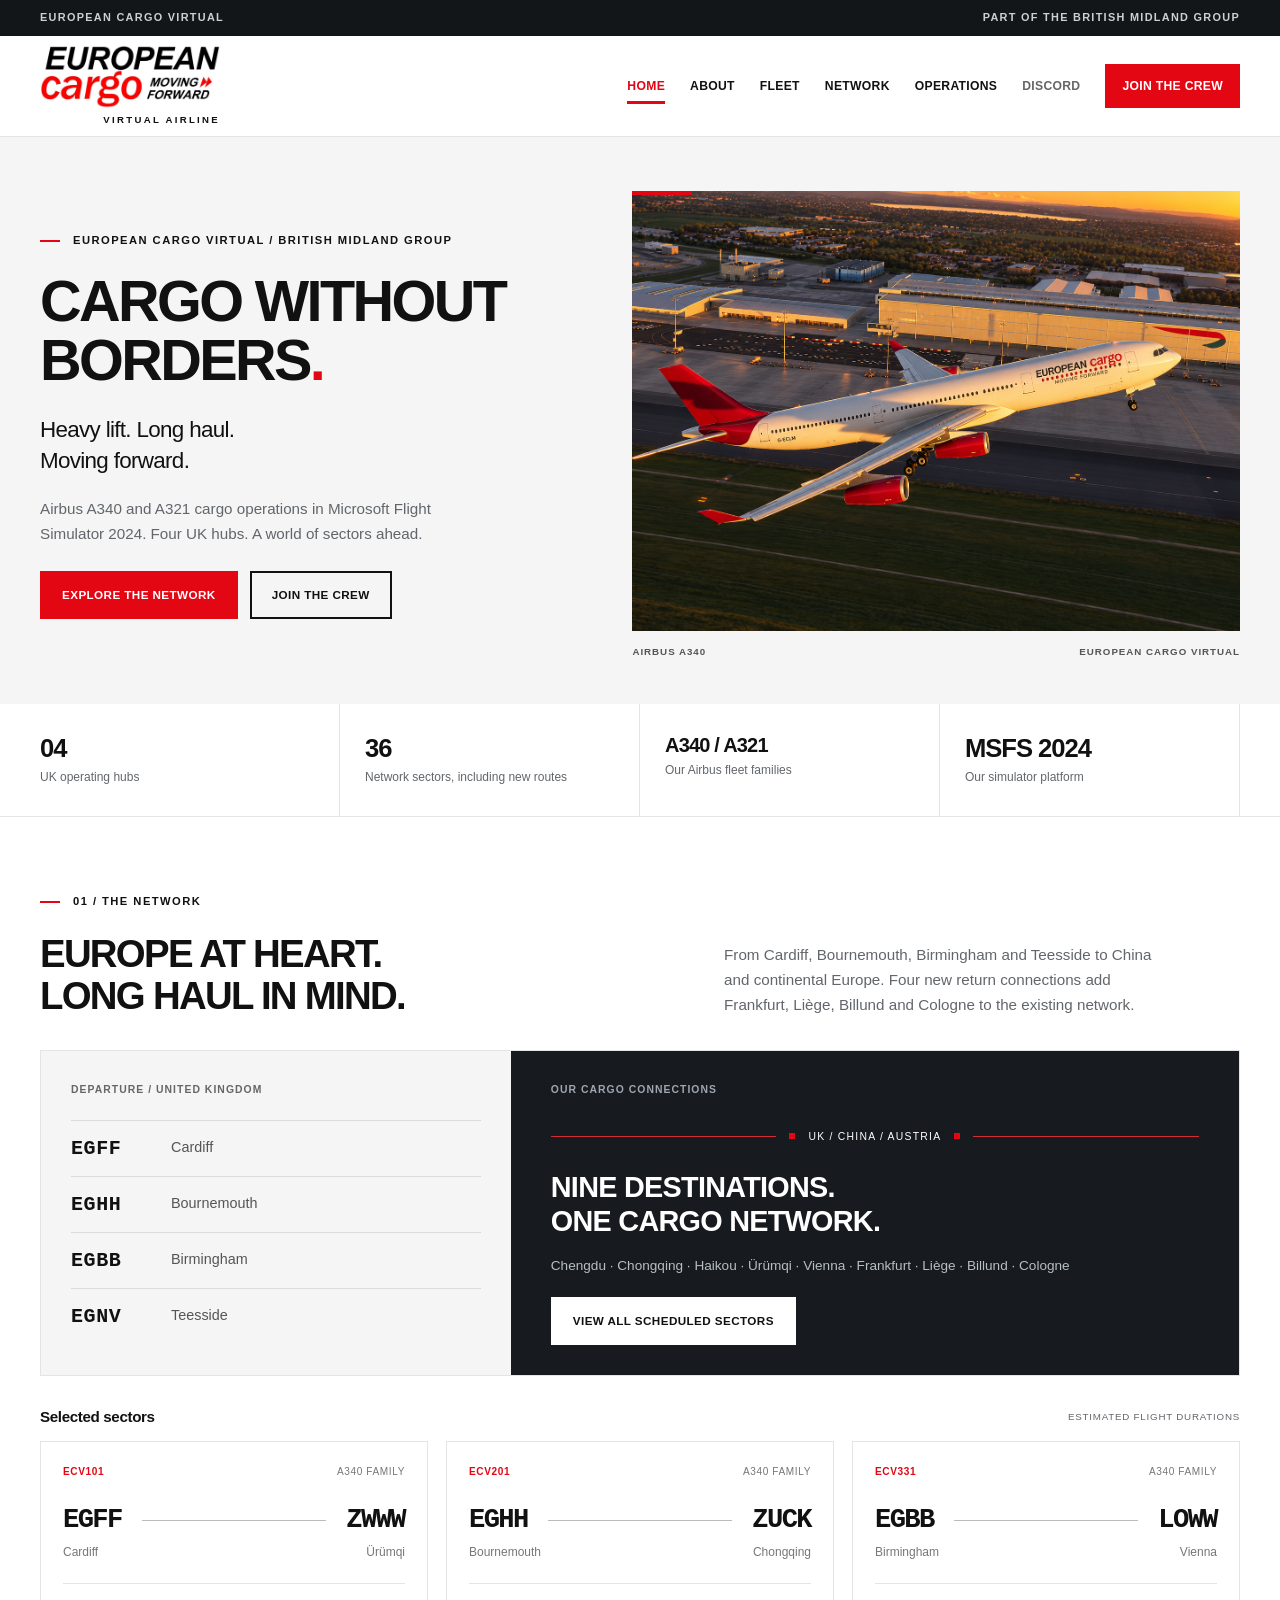
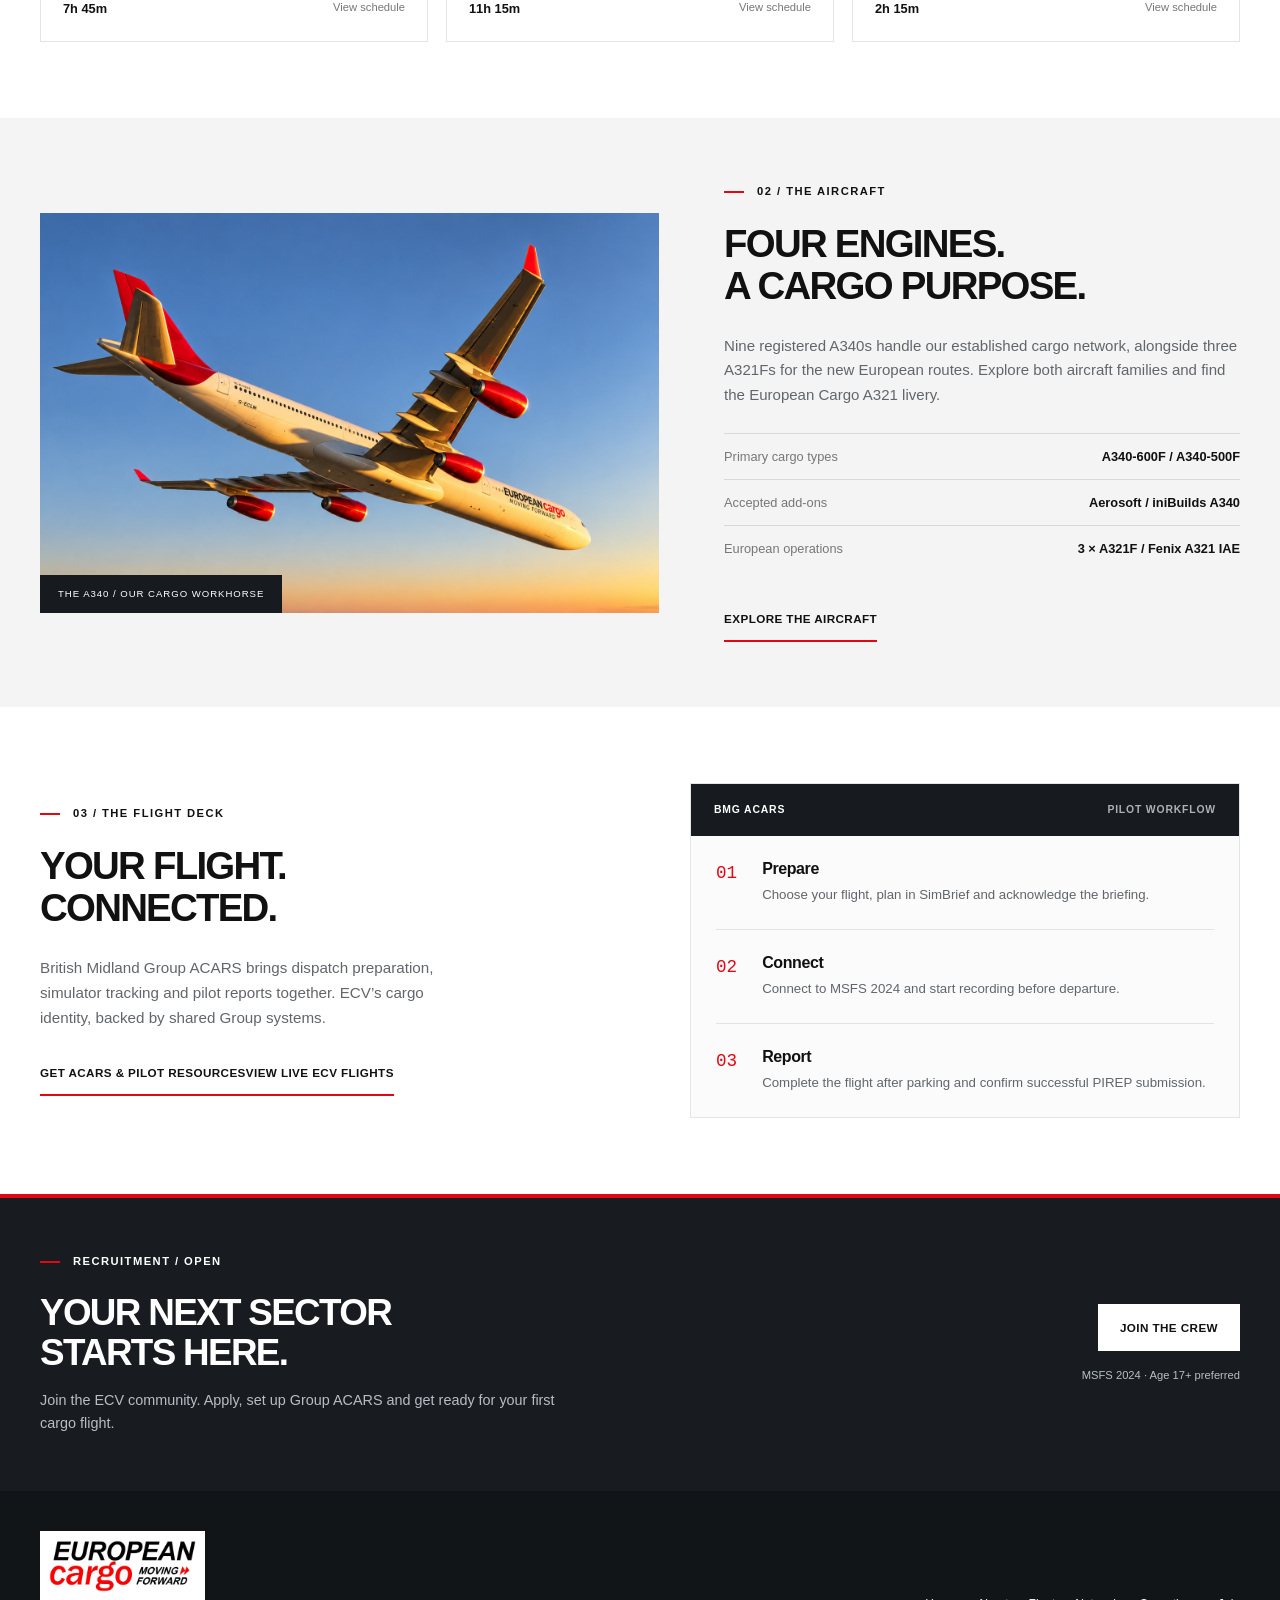
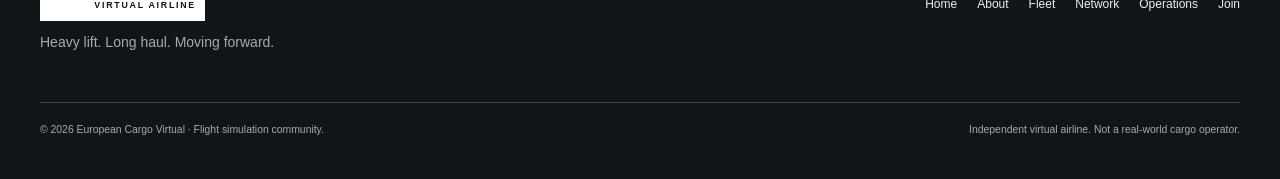
<file: index.html>
<!doctype html>
<html lang="en"><head><meta charset="utf-8"><meta name="viewport" content="width=device-width, initial-scale=1"><meta name="theme-color" content="#E30613"><meta name="description" content="European Cargo Virtual. Heavy lift. Long haul. Moving forward. A cargo flight simulation community."><title>Home | European Cargo Virtual</title><link rel="stylesheet" href="assets/css/main.css?v=2.0"><script src="assets/js/main.js?v=2.0" defer></script><link rel="stylesheet" href="assets/css/operator.css?v=2.3"><link rel="icon" href="favicon.ico?v=2" sizes="any">
<link rel="icon" type="image/png" sizes="32x32" href="favicon-32x32.png?v=2">
<link rel="icon" type="image/png" sizes="16x16" href="favicon-16x16.png?v=2">
<link rel="apple-touch-icon" sizes="180x180" href="apple-touch-icon.png?v=2">
<link rel="manifest" href="site.webmanifest">
</head><body><a class="skip-link" href="#main">Skip to content</a><div class="group-bar"><div class="container"><span>EUROPEAN CARGO VIRTUAL</span><a href="https://britishmidlandvirtual.co.uk/">PART OF THE BRITISH MIDLAND GROUP</a></div></div><header class="site-header"><div class="container header-inner"><a class="brand" href="index.html" aria-label="European Cargo Virtual home"><img src="assets/images/logo.jpg" width="800" height="281" alt="European Cargo — Moving Forward"><span>VIRTUAL AIRLINE</span></a><button class="menu-toggle" type="button" aria-expanded="false" aria-controls="main-nav">Menu <span aria-hidden="true">☰</span></button><nav id="main-nav" aria-label="Main navigation"><ul><li><a href="index.html" aria-current="page">Home</a></li><li><a href="about.html">About</a></li><li><a href="fleet.html">Fleet</a></li><li><a href="network.html">Network</a></li><li><a href="operations.html">Operations</a></li><li><a class="discord-nav" href="https://discord.gg/XrmaPKMmn" target="_blank" rel="noopener noreferrer">Discord</a></li><li><a class="join-nav" href="join.html">Join the crew</a></li></ul></nav></div></header><main id="main"><section class="cargo-hero"><div class="container cargo-hero-grid"><div class="hero-editorial"><p class="eyebrow">European Cargo Virtual / British Midland Group</p><h1>CARGO WITHOUT<br>BORDERS<span>.</span></h1><p class="hero-deck">Heavy lift. Long haul.<br>Moving forward.</p><p class="hero-description">Airbus A340 and A321 cargo operations in Microsoft Flight Simulator 2024. Four UK hubs. A world of sectors ahead.</p><div class="actions"><a class="button " href="network.html">Explore the network</a><a class="button secondary" href="join.html">Join the crew</a></div></div><figure class="hero-aircraft"><img src="assets/images/a340-sunset-departure.png" width="1584" height="993" alt="European Cargo A340 G-ECLM departing at sunset"><figcaption><span>AIRBUS A340</span><span>EUROPEAN CARGO VIRTUAL</span></figcaption></figure></div></section>
<section class="flight-facts" aria-label="Operating overview"><div class="container"><div><strong>04</strong><span>UK operating hubs</span></div><div><strong>36</strong><span>Network sectors, including new routes</span></div><div><strong>A340 / A321</strong><span>Our Airbus fleet families</span></div><div><strong>MSFS 2024</strong><span>Our simulator platform</span></div></div></section>
<section class="section container"><div class="editorial-heading"><div><p class="eyebrow">01 / The network</p><h2>EUROPE AT HEART.<br>LONG HAUL IN MIND.</h2></div><p>From Cardiff, Bournemouth, Birmingham and Teesside to China and continental Europe. Four new return connections add Frankfurt, Liège, Billund and Cologne to the existing network.</p></div><div class="network-board"><div class="hub-board"><span class="board-label">DEPARTURE / UNITED KINGDOM</span><div><b>EGFF</b><span>Cardiff</span></div><div><b>EGHH</b><span>Bournemouth</span></div><div><b>EGBB</b><span>Birmingham</span></div><div><b>EGNV</b><span>Teesside</span></div></div><div class="connection-board"><span class="board-label">OUR CARGO CONNECTIONS</span><div class="connection-rule"><i></i><span>UK / CHINA / AUSTRIA</span><i></i></div><h3>NINE DESTINATIONS.<br>ONE CARGO NETWORK.</h3><p>Chengdu · Chongqing · Haikou · Ürümqi · Vienna · Frankfurt · Liège · Billund · Cologne</p><a class="button light" href="network.html">View all scheduled sectors</a></div></div><div class="sector-heading"><h3>Selected sectors</h3><span>ESTIMATED FLIGHT DURATIONS</span></div><div class="sector-grid"><a class="sector-card" href="network.html"><div class="sector-meta"><span>ECV101</span><span>A340 FAMILY</span></div><div class="airport-pair"><strong>EGFF</strong><span class="sector-rule"></span><strong>ZWWW</strong></div><div class="sector-cities"><span>Cardiff</span><span>Ürümqi</span></div><div class="sector-duration">7h 45m<span>View schedule</span></div></a><a class="sector-card" href="network.html"><div class="sector-meta"><span>ECV201</span><span>A340 FAMILY</span></div><div class="airport-pair"><strong>EGHH</strong><span class="sector-rule"></span><strong>ZUCK</strong></div><div class="sector-cities"><span>Bournemouth</span><span>Chongqing</span></div><div class="sector-duration">11h 15m<span>View schedule</span></div></a><a class="sector-card" href="network.html"><div class="sector-meta"><span>ECV331</span><span>A340 FAMILY</span></div><div class="airport-pair"><strong>EGBB</strong><span class="sector-rule"></span><strong>LOWW</strong></div><div class="sector-cities"><span>Birmingham</span><span>Vienna</span></div><div class="sector-duration">2h 15m<span>View schedule</span></div></a></div></section>
<section class="fleet-showcase"><div class="container fleet-showcase-grid"><div class="fleet-visual"><img src="assets/images/a340-four-engines.png" loading="lazy" width="1592" height="988" alt="European Cargo A340 seen from below, showing its four red engines"><span class="image-tag">THE A340 / OUR CARGO WORKHORSE</span></div><div class="fleet-editorial"><p class="eyebrow">02 / The aircraft</p><h2>FOUR ENGINES.<br>A CARGO PURPOSE.</h2><p>Nine registered A340s handle our established cargo network, alongside three A321Fs for the new European routes. Explore both aircraft families and find the European Cargo A321 livery.</p><dl class="compact-specs"><div><dt>Primary cargo types</dt><dd>A340-600F / A340-500F</dd></div><div><dt>Accepted add-ons</dt><dd>Aerosoft / iniBuilds A340</dd></div><div><dt>European operations</dt><dd>3 × A321F / Fenix A321 IAE</dd></div></dl><a class="button text" href="fleet.html">Explore the aircraft</a></div></div></section>
<section class="section container acars-home"><div><p class="eyebrow">03 / The flight deck</p><h2>YOUR FLIGHT.<br>CONNECTED.</h2><p>British Midland Group ACARS brings dispatch preparation, simulator tracking and pilot reports together. ECV’s cargo identity, backed by shared Group systems.</p><a class="button text" href="operations.html#pilot-resources">Get ACARS & pilot resources</a><a class="button text" href="operations.html#live-operations">View live ECV flights</a></div><div class="workflow-board"><div class="board-title"><span>BMG ACARS</span><span>PILOT WORKFLOW</span></div><ol><li><span>01</span><div><h3>Prepare</h3><p>Choose your flight, plan in SimBrief and acknowledge the briefing.</p></div></li><li><span>02</span><div><h3>Connect</h3><p>Connect to MSFS 2024 and start recording before departure.</p></div></li><li><span>03</span><div><h3>Report</h3><p>Complete the flight after parking and confirm successful PIREP submission.</p></div></li></ol></div></section>
<section class="crew-invite"><div class="container"><div><p class="eyebrow">Recruitment / Open</p><h2>YOUR NEXT SECTOR<br>STARTS HERE.</h2><p>Join the ECV community. Apply, set up Group ACARS and get ready for your first cargo flight.</p></div><div><a class="button light" href="join.html">Join the crew</a><p>MSFS 2024 · Age 17+ preferred</p></div></div></section></main><footer><div class="container footer-main"><div><a class="footer-brand" href="index.html"><img src="assets/images/logo.jpg" width="800" height="281" alt="European Cargo — Moving Forward"><span>VIRTUAL AIRLINE</span></a><p>Heavy lift. Long haul. Moving forward.</p></div><nav aria-label="Footer navigation"><ul><li><a href="index.html" aria-current="page">Home</a></li><li><a href="about.html">About</a></li><li><a href="fleet.html">Fleet</a></li><li><a href="network.html">Network</a></li><li><a href="operations.html">Operations</a></li><li><a href="join.html">Join</a></li></ul></nav></div><div class="container footer-bottom"><p>© <span data-year>2026</span> European Cargo Virtual · Flight simulation community.</p><p>Independent virtual airline. Not a real-world cargo operator.</p></div></footer></body></html>
</file>
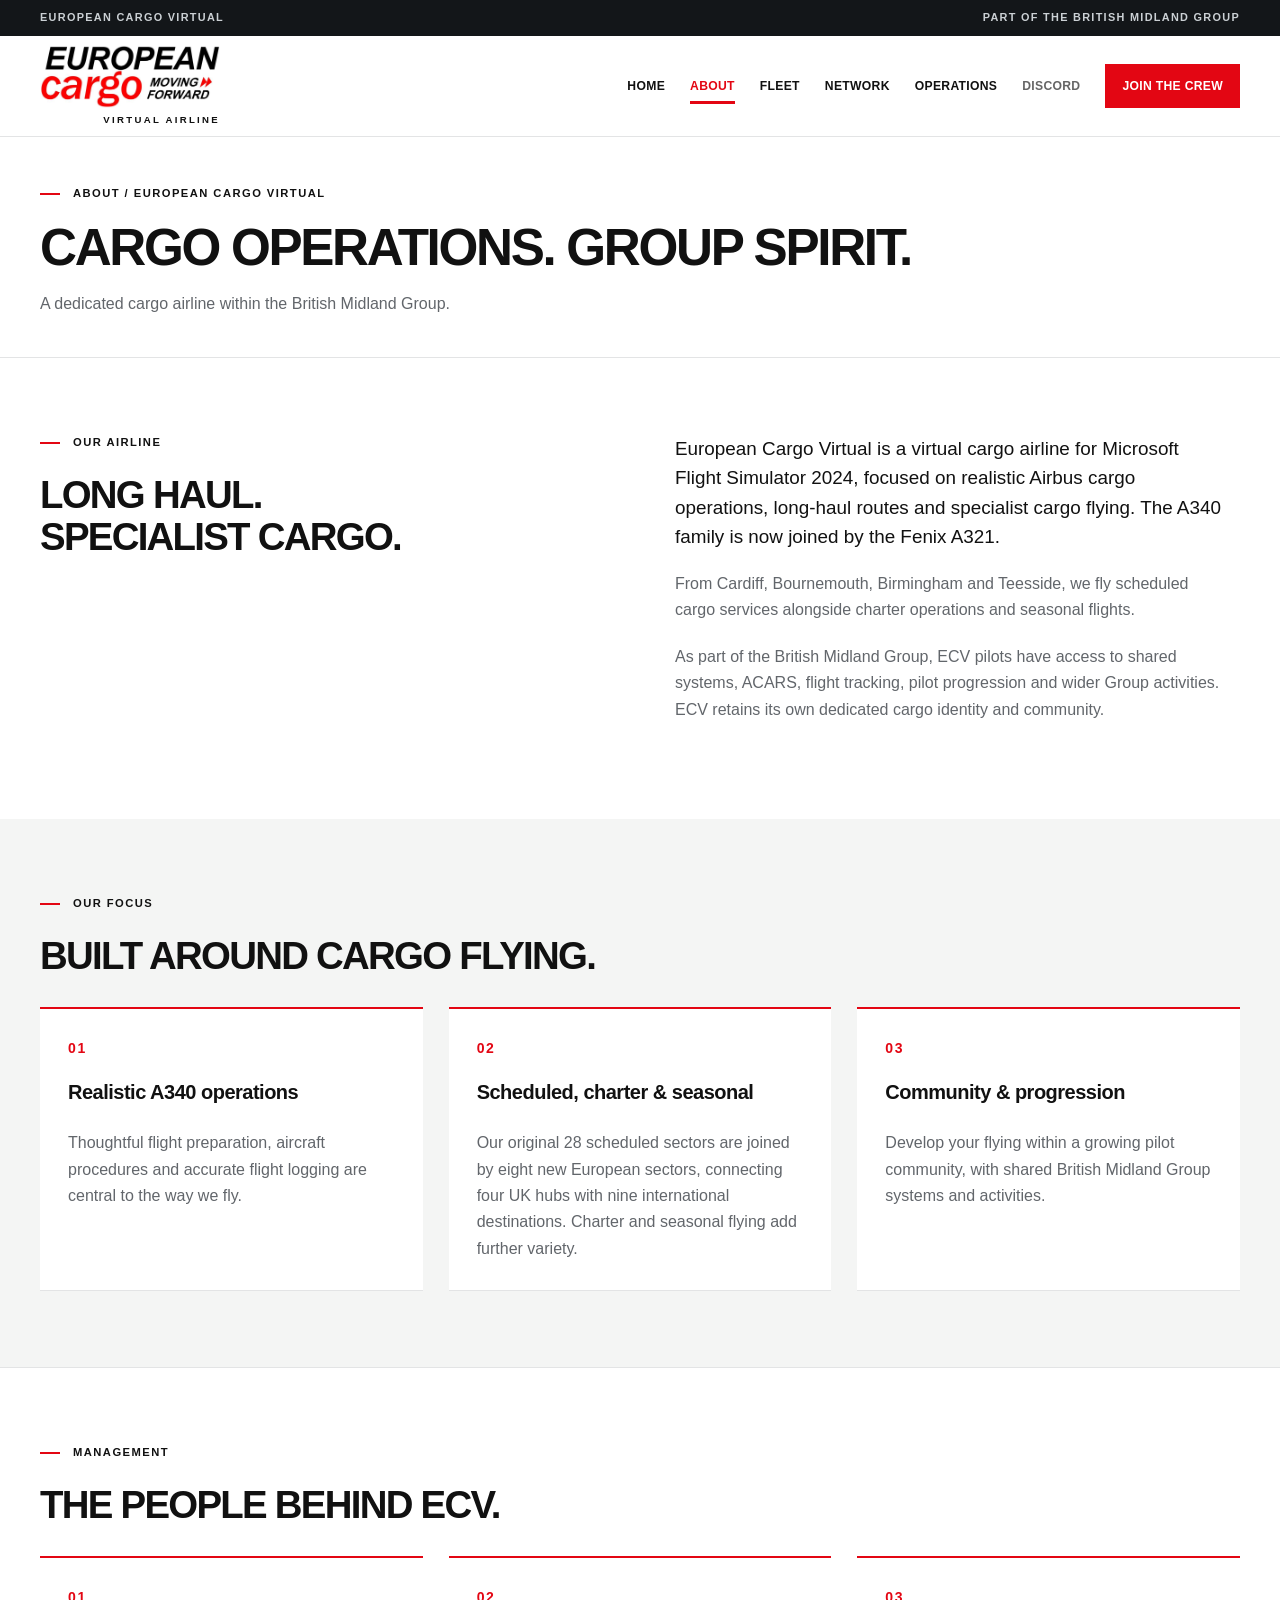
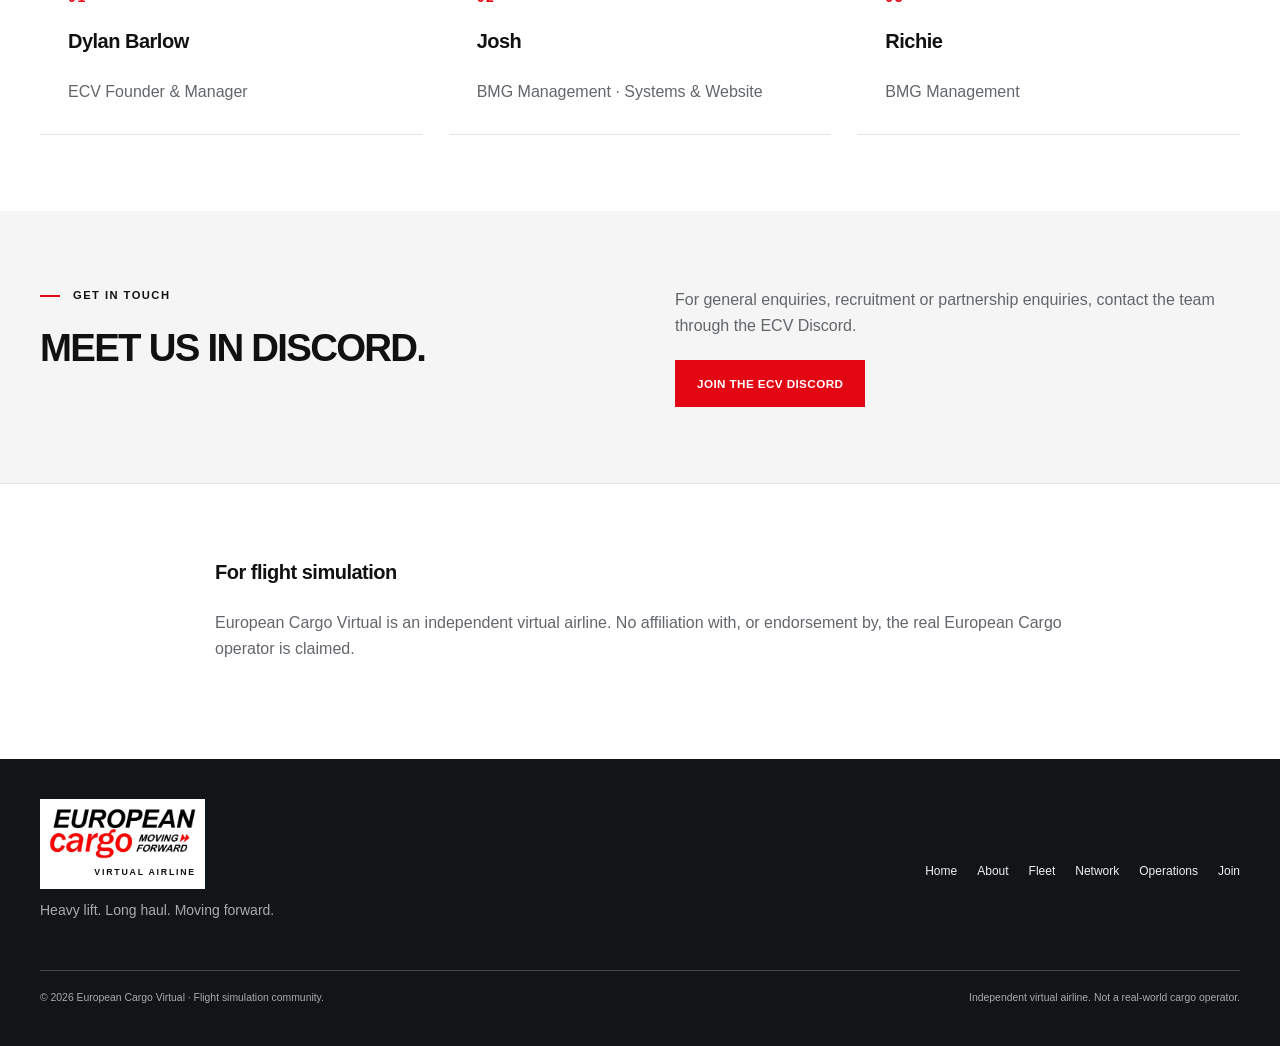
<file: about.html>
<!doctype html>
<html lang="en"><head><meta charset="utf-8"><meta name="viewport" content="width=device-width, initial-scale=1"><meta name="theme-color" content="#E30613"><meta name="description" content="About at European Cargo Virtual. Explore our cargo flight simulation community."><title>About | European Cargo Virtual</title><link rel="stylesheet" href="assets/css/main.css?v=2.0"><script src="assets/js/main.js?v=2.0" defer></script><link rel="stylesheet" href="assets/css/operator.css?v=2.3"><link rel="icon" href="favicon.ico?v=2" sizes="any">
<link rel="icon" type="image/png" sizes="32x32" href="favicon-32x32.png?v=2">
<link rel="icon" type="image/png" sizes="16x16" href="favicon-16x16.png?v=2">
<link rel="apple-touch-icon" sizes="180x180" href="apple-touch-icon.png?v=2">
<link rel="manifest" href="site.webmanifest">
</head><body><a class="skip-link" href="#main">Skip to content</a><div class="group-bar"><div class="container"><span>EUROPEAN CARGO VIRTUAL</span><a href="https://britishmidlandvirtual.co.uk/">PART OF THE BRITISH MIDLAND GROUP</a></div></div><header class="site-header"><div class="container header-inner"><a class="brand" href="index.html" aria-label="European Cargo Virtual home"><img src="assets/images/logo.jpg" width="800" height="281" alt="European Cargo — Moving Forward"><span>VIRTUAL AIRLINE</span></a><button class="menu-toggle" type="button" aria-expanded="false" aria-controls="main-nav">Menu <span aria-hidden="true">☰</span></button><nav id="main-nav" aria-label="Main navigation"><ul><li><a href="index.html">Home</a></li><li><a href="about.html" aria-current="page">About</a></li><li><a href="fleet.html">Fleet</a></li><li><a href="network.html">Network</a></li><li><a href="operations.html">Operations</a></li><li><a class="discord-nav" href="https://discord.gg/XrmaPKMmn" target="_blank" rel="noopener noreferrer">Discord</a></li><li><a class="join-nav" href="join.html">Join the crew</a></li></ul></nav></div></header><main id="main" class="inner-page"><section class="page-hero stand-side"><div class="container"><p class="eyebrow">About / European Cargo Virtual</p><h1>CARGO OPERATIONS. GROUP SPIRIT.</h1><p>A dedicated cargo airline within the British Midland Group.</p></div></section><section class="section container intro"><div><p class="eyebrow">Our airline</p><h2>LONG HAUL.<br>SPECIALIST CARGO.</h2></div><div><p class="lead">European Cargo Virtual is a virtual cargo airline for Microsoft Flight Simulator 2024, focused on realistic Airbus cargo operations, long-haul routes and specialist cargo flying. The A340 family is now joined by the Fenix A321.</p><p>From Cardiff, Bournemouth, Birmingham and Teesside, we fly scheduled cargo services alongside charter operations and seasonal flights.</p><p>As part of the British Midland Group, ECV pilots have access to shared systems, ACARS, flight tracking, pilot progression and wider Group activities. ECV retains its own dedicated cargo identity and community.</p></div></section><section class="section muted"><div class="container"><p class="eyebrow">Our focus</p><h2>BUILT AROUND CARGO FLYING.</h2><div class="cards"><article class="card"><span class="number">01</span><h3>Realistic A340 operations</h3><p>Thoughtful flight preparation, aircraft procedures and accurate flight logging are central to the way we fly.</p></article><article class="card"><span class="number">02</span><h3>Scheduled, charter & seasonal</h3><p>Our original 28 scheduled sectors are joined by eight new European sectors, connecting four UK hubs with nine international destinations. Charter and seasonal flying add further variety.</p></article><article class="card"><span class="number">03</span><h3>Community & progression</h3><p>Develop your flying within a growing pilot community, with shared British Midland Group systems and activities.</p></article></div></div></section><section class="section container"><p class="eyebrow">Management</p><h2>THE PEOPLE BEHIND ECV.</h2><div class="cards"><article class="card"><span class="number">01</span><h3>Dylan Barlow</h3><p>ECV Founder & Manager</p></article><article class="card"><span class="number">02</span><h3>Josh</h3><p>BMG Management · Systems & Website</p></article><article class="card"><span class="number">03</span><h3>Richie</h3><p>BMG Management</p></article></div></section><section class="section muted"><div class="container intro"><div><p class="eyebrow">Get in touch</p><h2>MEET US IN DISCORD.</h2></div><div><p>For general enquiries, recruitment or partnership enquiries, contact the team through the ECV Discord.</p><a class="button" href="https://discord.gg/XrmaPKMmn" target="_blank" rel="noopener noreferrer">Join the ECV Discord</a></div></div></section><section class="section container narrow"><h3>For flight simulation</h3><p>European Cargo Virtual is an independent virtual airline. No affiliation with, or endorsement by, the real European Cargo operator is claimed.</p></section></main><footer><div class="container footer-main"><div><a class="footer-brand" href="index.html"><img src="assets/images/logo.jpg" width="800" height="281" alt="European Cargo — Moving Forward"><span>VIRTUAL AIRLINE</span></a><p>Heavy lift. Long haul. Moving forward.</p></div><nav aria-label="Footer navigation"><ul><li><a href="index.html">Home</a></li><li><a href="about.html" aria-current="page">About</a></li><li><a href="fleet.html">Fleet</a></li><li><a href="network.html">Network</a></li><li><a href="operations.html">Operations</a></li><li><a href="join.html">Join</a></li></ul></nav></div><div class="container footer-bottom"><p>© <span data-year>2026</span> European Cargo Virtual · Flight simulation community.</p><p>Independent virtual airline. Not a real-world cargo operator.</p></div></footer></body></html>
</file>
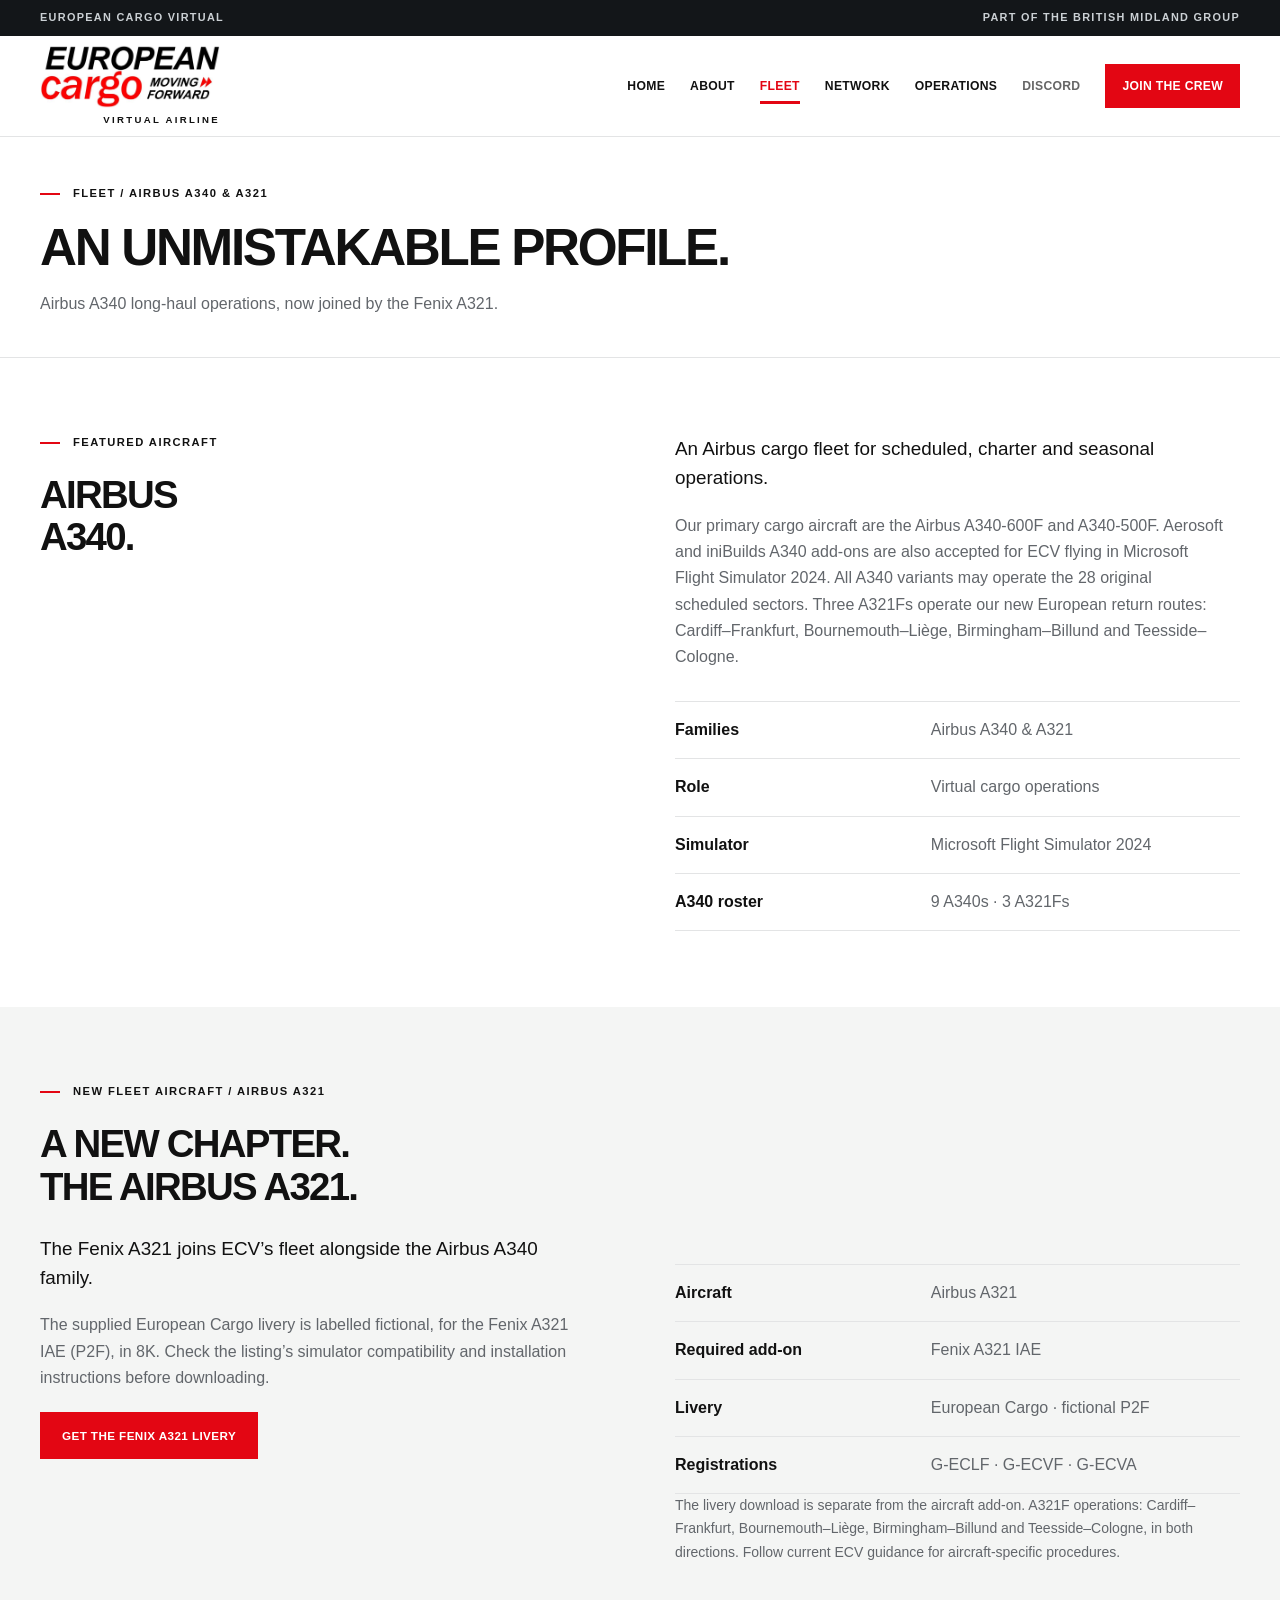
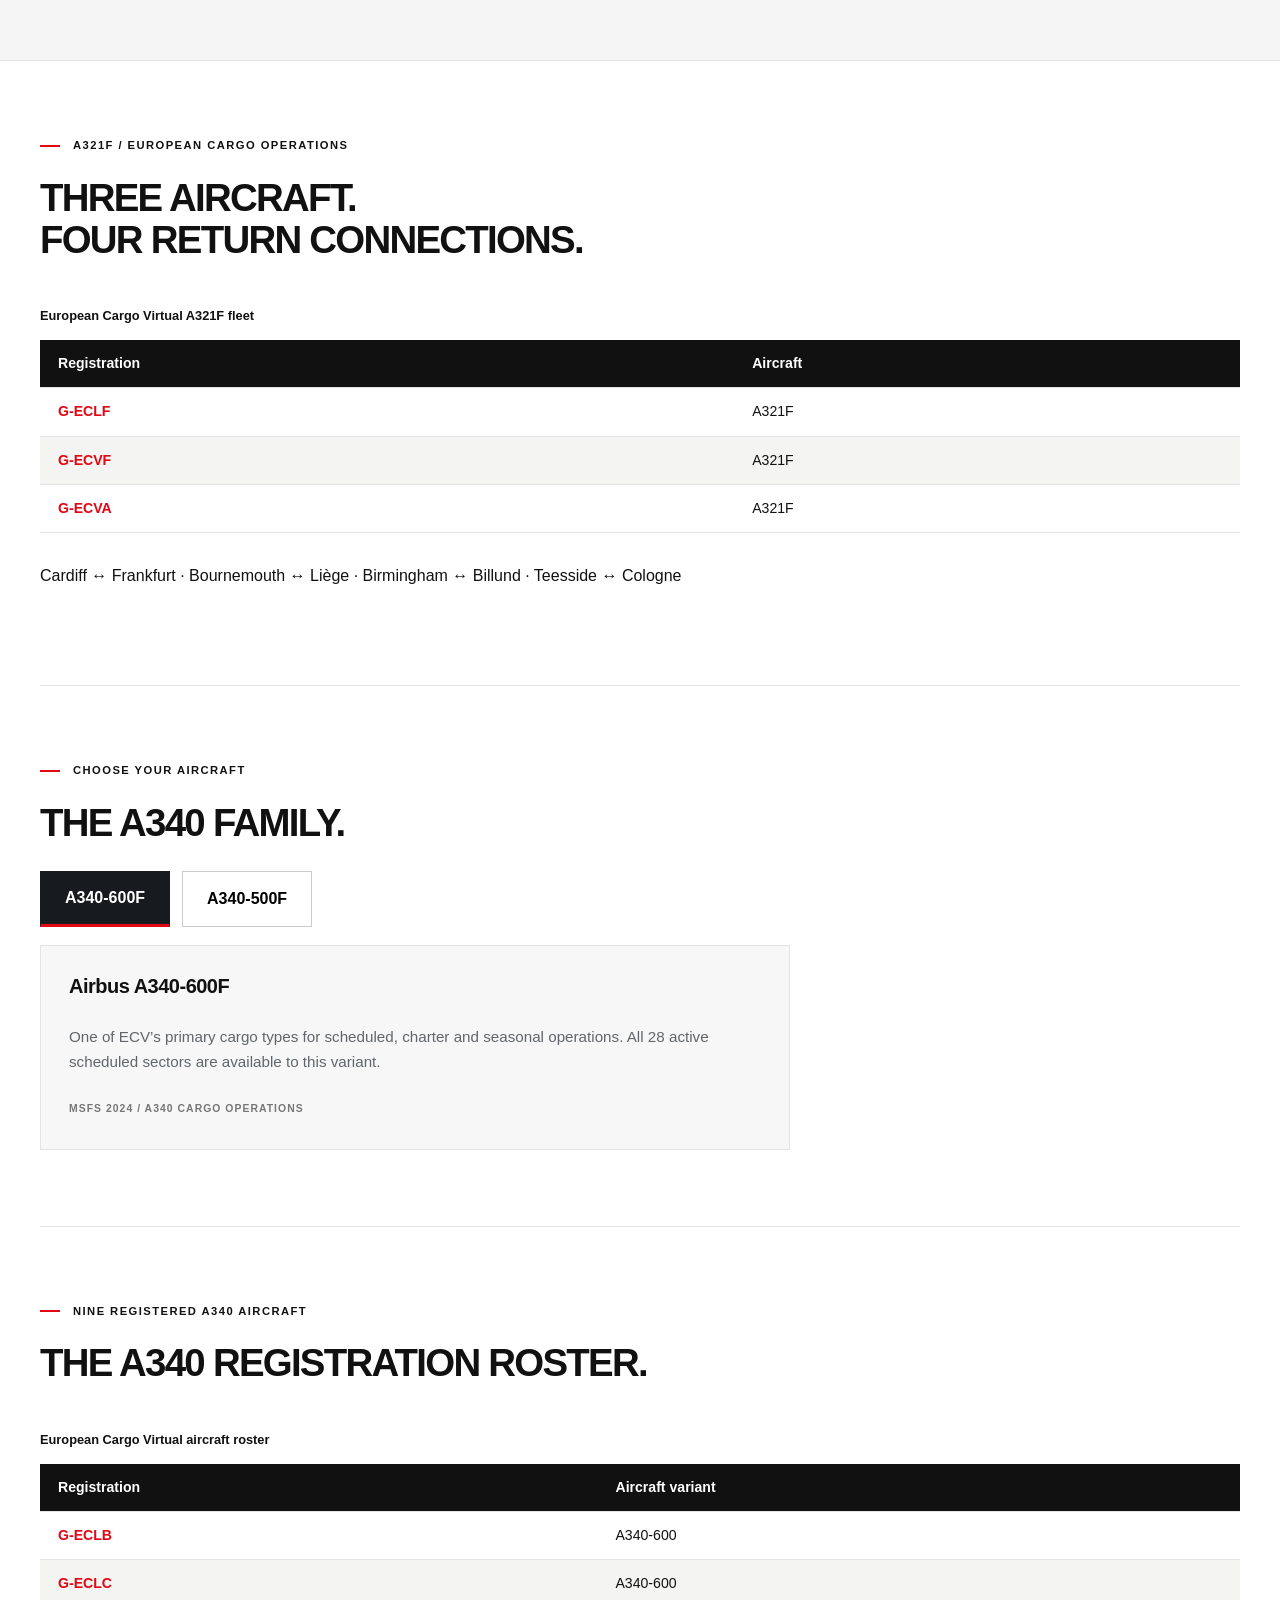
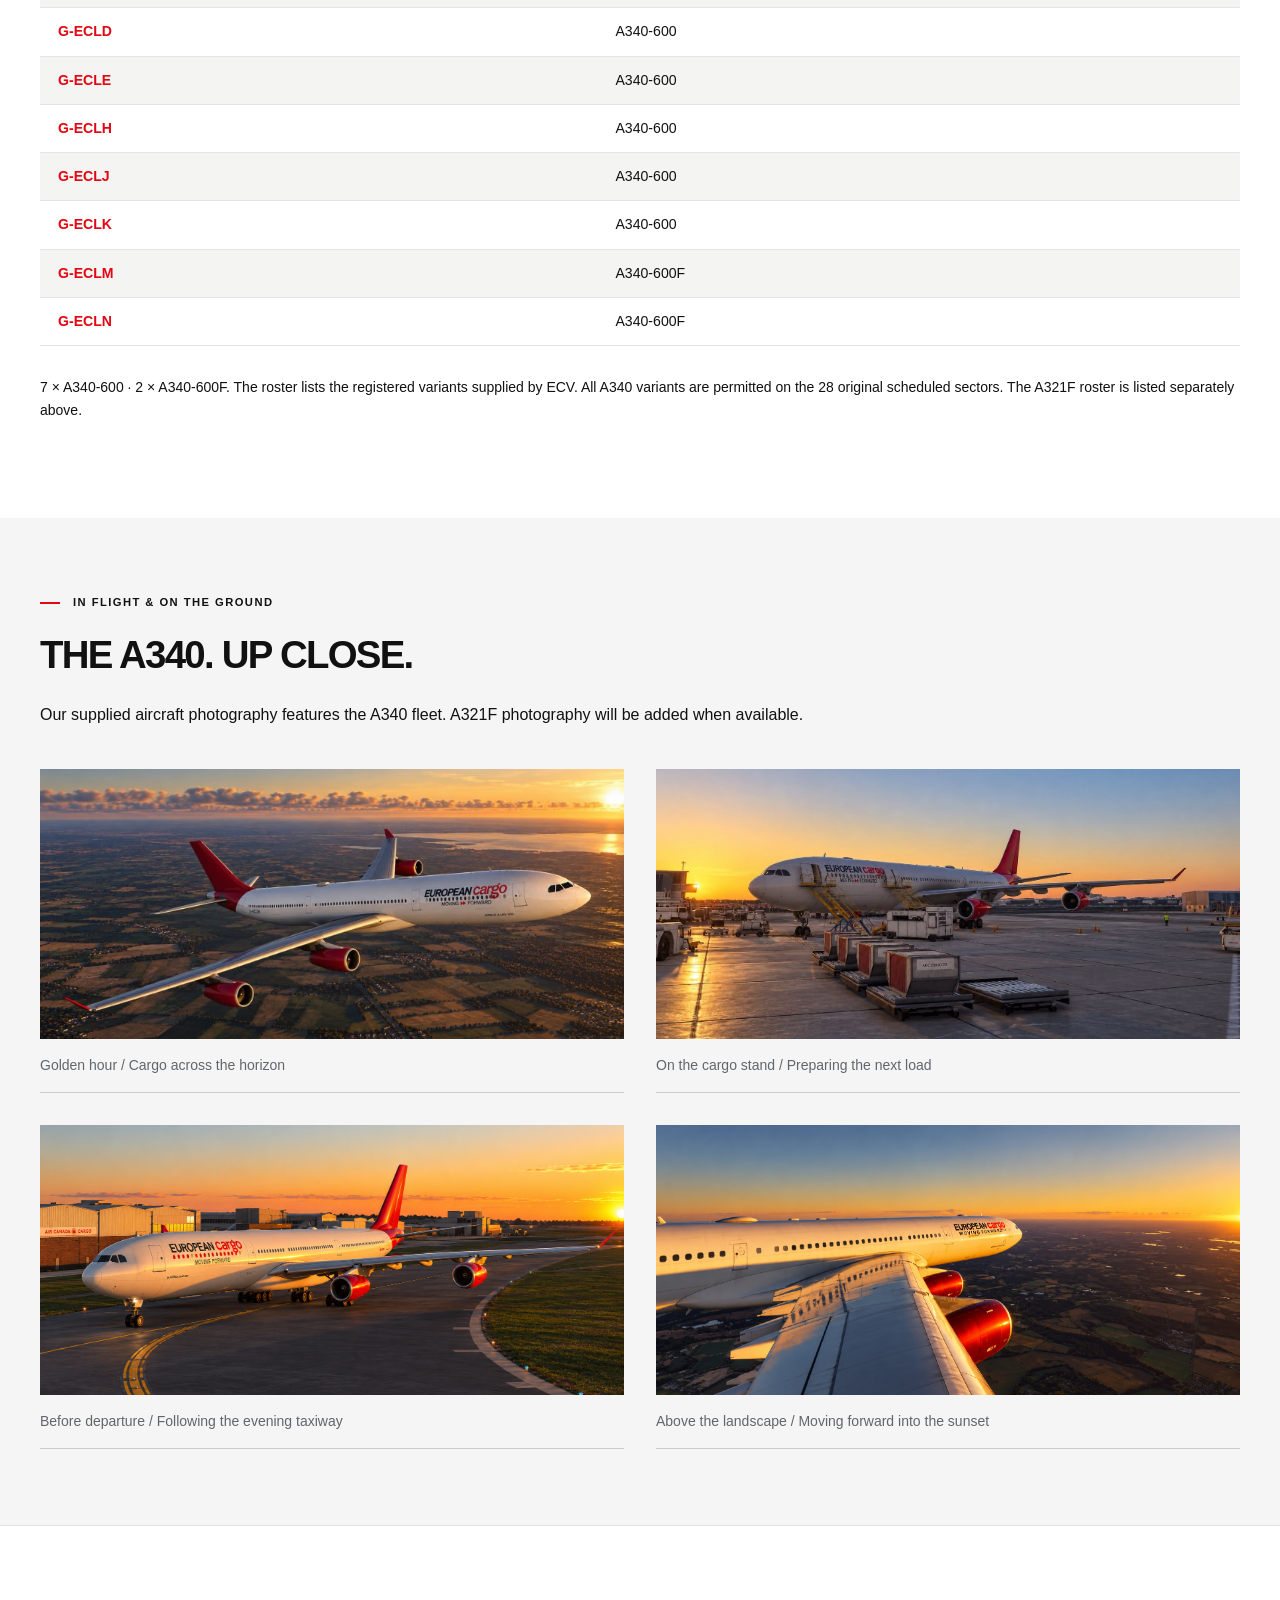
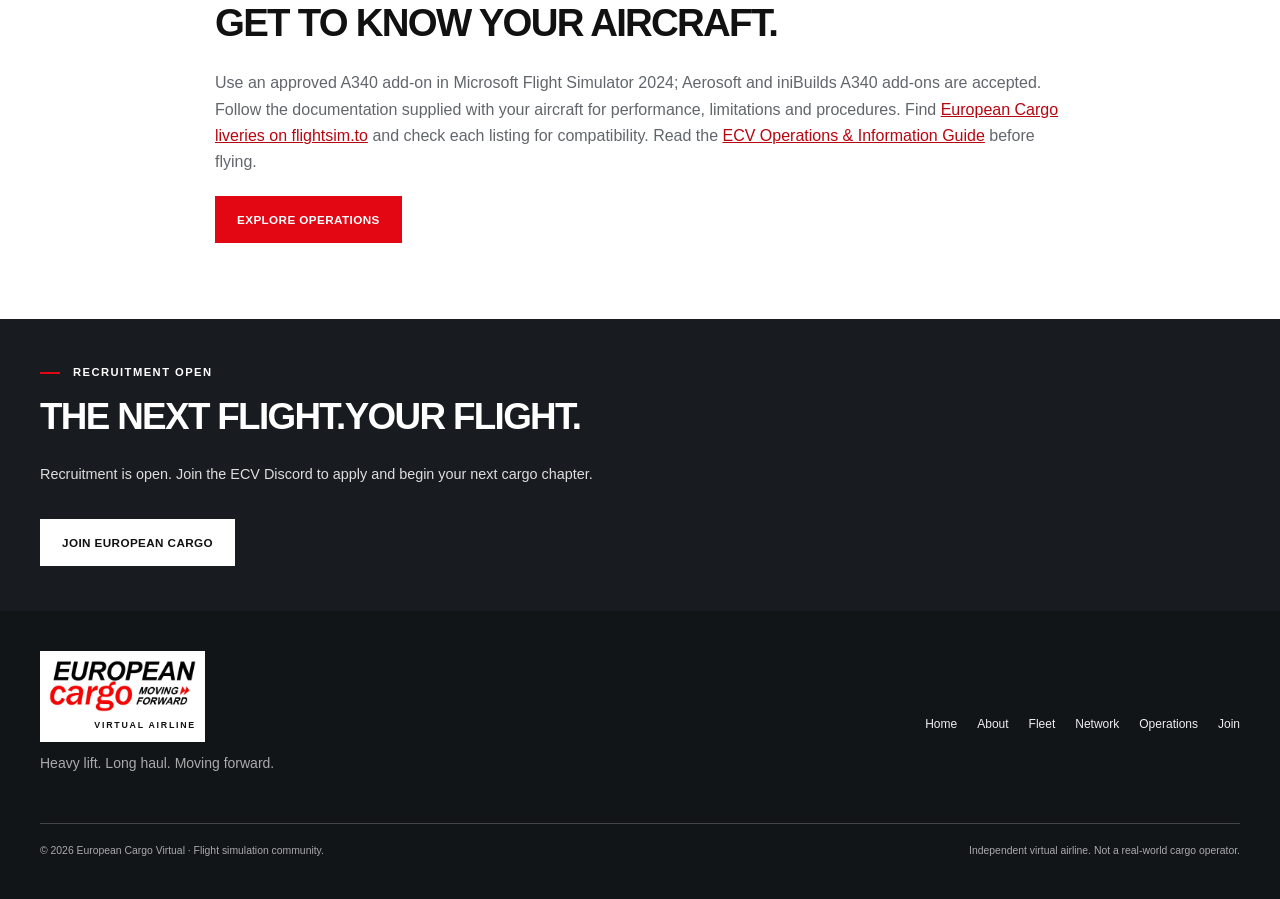
<file: fleet.html>
<!doctype html>
<html lang="en"><head><meta charset="utf-8"><meta name="viewport" content="width=device-width, initial-scale=1"><meta name="theme-color" content="#E30613"><meta name="description" content="Fleet at European Cargo Virtual. Explore our cargo flight simulation community."><title>Fleet | European Cargo Virtual</title><link rel="stylesheet" href="assets/css/main.css?v=2.0"><script src="assets/js/main.js?v=2.0" defer></script><link rel="stylesheet" href="assets/css/operator.css?v=2.3"><link rel="icon" href="favicon.ico?v=2" sizes="any">
<link rel="icon" type="image/png" sizes="32x32" href="favicon-32x32.png?v=2">
<link rel="icon" type="image/png" sizes="16x16" href="favicon-16x16.png?v=2">
<link rel="apple-touch-icon" sizes="180x180" href="apple-touch-icon.png?v=2">
<link rel="manifest" href="site.webmanifest">
</head><body><a class="skip-link" href="#main">Skip to content</a><div class="group-bar"><div class="container"><span>EUROPEAN CARGO VIRTUAL</span><a href="https://britishmidlandvirtual.co.uk/">PART OF THE BRITISH MIDLAND GROUP</a></div></div><header class="site-header"><div class="container header-inner"><a class="brand" href="index.html" aria-label="European Cargo Virtual home"><img src="assets/images/logo.jpg" width="800" height="281" alt="European Cargo — Moving Forward"><span>VIRTUAL AIRLINE</span></a><button class="menu-toggle" type="button" aria-expanded="false" aria-controls="main-nav">Menu <span aria-hidden="true">☰</span></button><nav id="main-nav" aria-label="Main navigation"><ul><li><a href="index.html">Home</a></li><li><a href="about.html">About</a></li><li><a href="fleet.html" aria-current="page">Fleet</a></li><li><a href="network.html">Network</a></li><li><a href="operations.html">Operations</a></li><li><a class="discord-nav" href="https://discord.gg/XrmaPKMmn" target="_blank" rel="noopener noreferrer">Discord</a></li><li><a class="join-nav" href="join.html">Join the crew</a></li></ul></nav></div></header><main id="main" class="inner-page"><section class="page-hero stand-overhead"><div class="container"><p class="eyebrow">Fleet / Airbus A340 & A321</p><h1>AN UNMISTAKABLE PROFILE.</h1><p>Airbus A340 long-haul operations, now joined by the Fenix A321.</p></div></section><section class="section container intro"><div><p class="eyebrow">Featured aircraft</p><h2>AIRBUS<br>A340.</h2></div><div><p class="lead">An Airbus cargo fleet for scheduled, charter and seasonal operations.</p><p>Our primary cargo aircraft are the Airbus A340-600F and A340-500F. Aerosoft and iniBuilds A340 add-ons are also accepted for ECV flying in Microsoft Flight Simulator 2024. All A340 variants may operate the 28 original scheduled sectors. Three A321Fs operate our new European return routes: Cardiff–Frankfurt, Bournemouth–Liège, Birmingham–Billund and Teesside–Cologne.</p><dl class="specs"><div><dt>Families</dt><dd>Airbus A340 & A321</dd></div><div><dt>Role</dt><dd>Virtual cargo operations</dd></div><div><dt>Simulator</dt><dd>Microsoft Flight Simulator 2024</dd></div><div><dt>A340 roster</dt><dd>9 A340s · 3 A321Fs</dd></div></dl></div></section><section class="section muted" id="airbus-a321"><div class="container"><p class="eyebrow">New fleet aircraft / Airbus A321</p><h2>A NEW CHAPTER.<br>THE AIRBUS A321.</h2><div class="intro"><div><p class="lead">The Fenix A321 joins ECV’s fleet alongside the Airbus A340 family.</p><p>The supplied European Cargo livery is labelled fictional, for the Fenix A321 IAE (P2F), in 8K. Check the listing’s simulator compatibility and installation instructions before downloading.</p><a class="button" href="https://flightsim.to/addon/111343/european-cargo-fictional-fenix-a321-iae-p2f-8k" target="_blank" rel="noopener noreferrer">Get the Fenix A321 livery</a></div><div><dl class="specs"><div><dt>Aircraft</dt><dd>Airbus A321</dd></div><div><dt>Required add-on</dt><dd>Fenix A321 IAE</dd></div><div><dt>Livery</dt><dd>European Cargo · fictional P2F</dd></div><div><dt>Registrations</dt><dd>G-ECLF · G-ECVF · G-ECVA</dd></div></dl><p class="small">The livery download is separate from the aircraft add-on. A321F operations: Cardiff–Frankfurt, Bournemouth–Liège, Birmingham–Billund and Teesside–Cologne, in both directions. Follow current ECV guidance for aircraft-specific procedures.</p></div></div></div></section><section class="section container"><p class="eyebrow">A321F / European cargo operations</p><h2>THREE AIRCRAFT.<br>FOUR RETURN CONNECTIONS.</h2><div class="table-scroll" role="region" aria-label="A321F registration roster" tabindex="0"><table><caption>European Cargo Virtual A321F fleet</caption><thead><tr><th scope="col">Registration</th><th scope="col">Aircraft</th></tr></thead><tbody><tr><th scope="row">G-ECLF</th><td>A321F</td></tr><tr><th scope="row">G-ECVF</th><td>A321F</td></tr><tr><th scope="row">G-ECVA</th><td>A321F</td></tr></tbody></table></div><p>Cardiff ↔ Frankfurt · Bournemouth ↔ Liège · Birmingham ↔ Billund · Teesside ↔ Cologne</p></section><section class="section container aircraft-selector"><p class="eyebrow">Choose your aircraft</p><h2>THE A340 FAMILY.</h2><div class="variant-controls" role="group" aria-label="Aircraft variants"><button type="button" data-variant="600" aria-pressed="true">A340-600F</button><button type="button" data-variant="500" aria-pressed="false">A340-500F</button></div><div class="variant-result" aria-live="polite"><h3 id="variant-title">Airbus A340-600F</h3><p id="variant-copy">One of ECV’s primary cargo types for scheduled, charter and seasonal operations. All 28 active scheduled sectors are available to this variant.</p><span>MSFS 2024 / A340 CARGO OPERATIONS</span></div></section><section class="section container"><p class="eyebrow">Nine registered A340 aircraft</p><h2>THE A340 REGISTRATION ROSTER.</h2><div class="table-scroll" role="region" aria-label="European Cargo Virtual aircraft roster" tabindex="0"><table><caption>European Cargo Virtual aircraft roster</caption><thead><tr><th scope="col">Registration</th><th scope="col">Aircraft variant</th></tr></thead><tbody><tr><th scope="row">G-ECLB</th><td>A340-600</td></tr><tr><th scope="row">G-ECLC</th><td>A340-600</td></tr><tr><th scope="row">G-ECLD</th><td>A340-600</td></tr><tr><th scope="row">G-ECLE</th><td>A340-600</td></tr><tr><th scope="row">G-ECLH</th><td>A340-600</td></tr><tr><th scope="row">G-ECLJ</th><td>A340-600</td></tr><tr><th scope="row">G-ECLK</th><td>A340-600</td></tr><tr><th scope="row">G-ECLM</th><td>A340-600F</td></tr><tr><th scope="row">G-ECLN</th><td>A340-600F</td></tr></tbody></table></div><p class="small">7 × A340-600 · 2 × A340-600F. The roster lists the registered variants supplied by ECV. All A340 variants are permitted on the 28 original scheduled sectors. The A321F roster is listed separately above.</p></section><section class="section muted"><div class="container"><p class="eyebrow">In flight & on the ground</p><h2>THE A340. UP CLOSE.</h2><p>Our supplied aircraft photography features the A340 fleet. A321F photography will be added when available.</p><div class="gallery"><figure><img src="assets/images/a340-gallery-sunset.png" width="1560" height="924" alt="European Cargo A340 in flight above the countryside at sunset" loading="lazy"><figcaption>Golden hour / Cargo across the horizon</figcaption></figure><figure><img src="assets/images/a340-gallery-cargo-stand.png" width="1545" height="1018" alt="European Cargo A340 on stand with cargo containers at sunset" loading="lazy"><figcaption>On the cargo stand / Preparing the next load</figcaption></figure><figure><img src="assets/images/a340-gallery-taxi.png" width="1608" height="978" alt="European Cargo A340 taxiing beside cargo hangars in evening light" loading="lazy"><figcaption>Before departure / Following the evening taxiway</figcaption></figure><figure><img src="assets/images/a340-gallery-wing.png" width="1763" height="892" alt="View across the A340 wing and red engines towards the sunset" loading="lazy"><figcaption>Above the landscape / Moving forward into the sunset</figcaption></figure></div></div></section><section class="section container narrow"><h2>GET TO KNOW YOUR AIRCRAFT.</h2><p>Use an approved A340 add-on in Microsoft Flight Simulator 2024; Aerosoft and iniBuilds A340 add-ons are accepted. Follow the documentation supplied with your aircraft for performance, limitations and procedures. Find <a class="inline-link" href="https://flightsim.to/search?q=european+cargo" target="_blank" rel="noopener noreferrer">European Cargo liveries on flightsim.to</a> and check each listing for compatibility. Read the <a class="inline-link" href="assets/documents/ecv-operations-information-v1.pdf">ECV Operations & Information Guide</a> before flying.</p><a class="button " href="operations.html">Explore operations</a></section><section class="recruit compact-recruit"><div class="container"><p class="eyebrow">Recruitment open</p><h2>THE NEXT FLIGHT.<br>YOUR FLIGHT.</h2><p>Recruitment is open. Join the ECV Discord to apply and begin your next cargo chapter.</p><a class="button light" href="join.html">Join European Cargo</a></div></section></main><footer><div class="container footer-main"><div><a class="footer-brand" href="index.html"><img src="assets/images/logo.jpg" width="800" height="281" alt="European Cargo — Moving Forward"><span>VIRTUAL AIRLINE</span></a><p>Heavy lift. Long haul. Moving forward.</p></div><nav aria-label="Footer navigation"><ul><li><a href="index.html">Home</a></li><li><a href="about.html">About</a></li><li><a href="fleet.html" aria-current="page">Fleet</a></li><li><a href="network.html">Network</a></li><li><a href="operations.html">Operations</a></li><li><a href="join.html">Join</a></li></ul></nav></div><div class="container footer-bottom"><p>© <span data-year>2026</span> European Cargo Virtual · Flight simulation community.</p><p>Independent virtual airline. Not a real-world cargo operator.</p></div></footer></body></html>
</file>
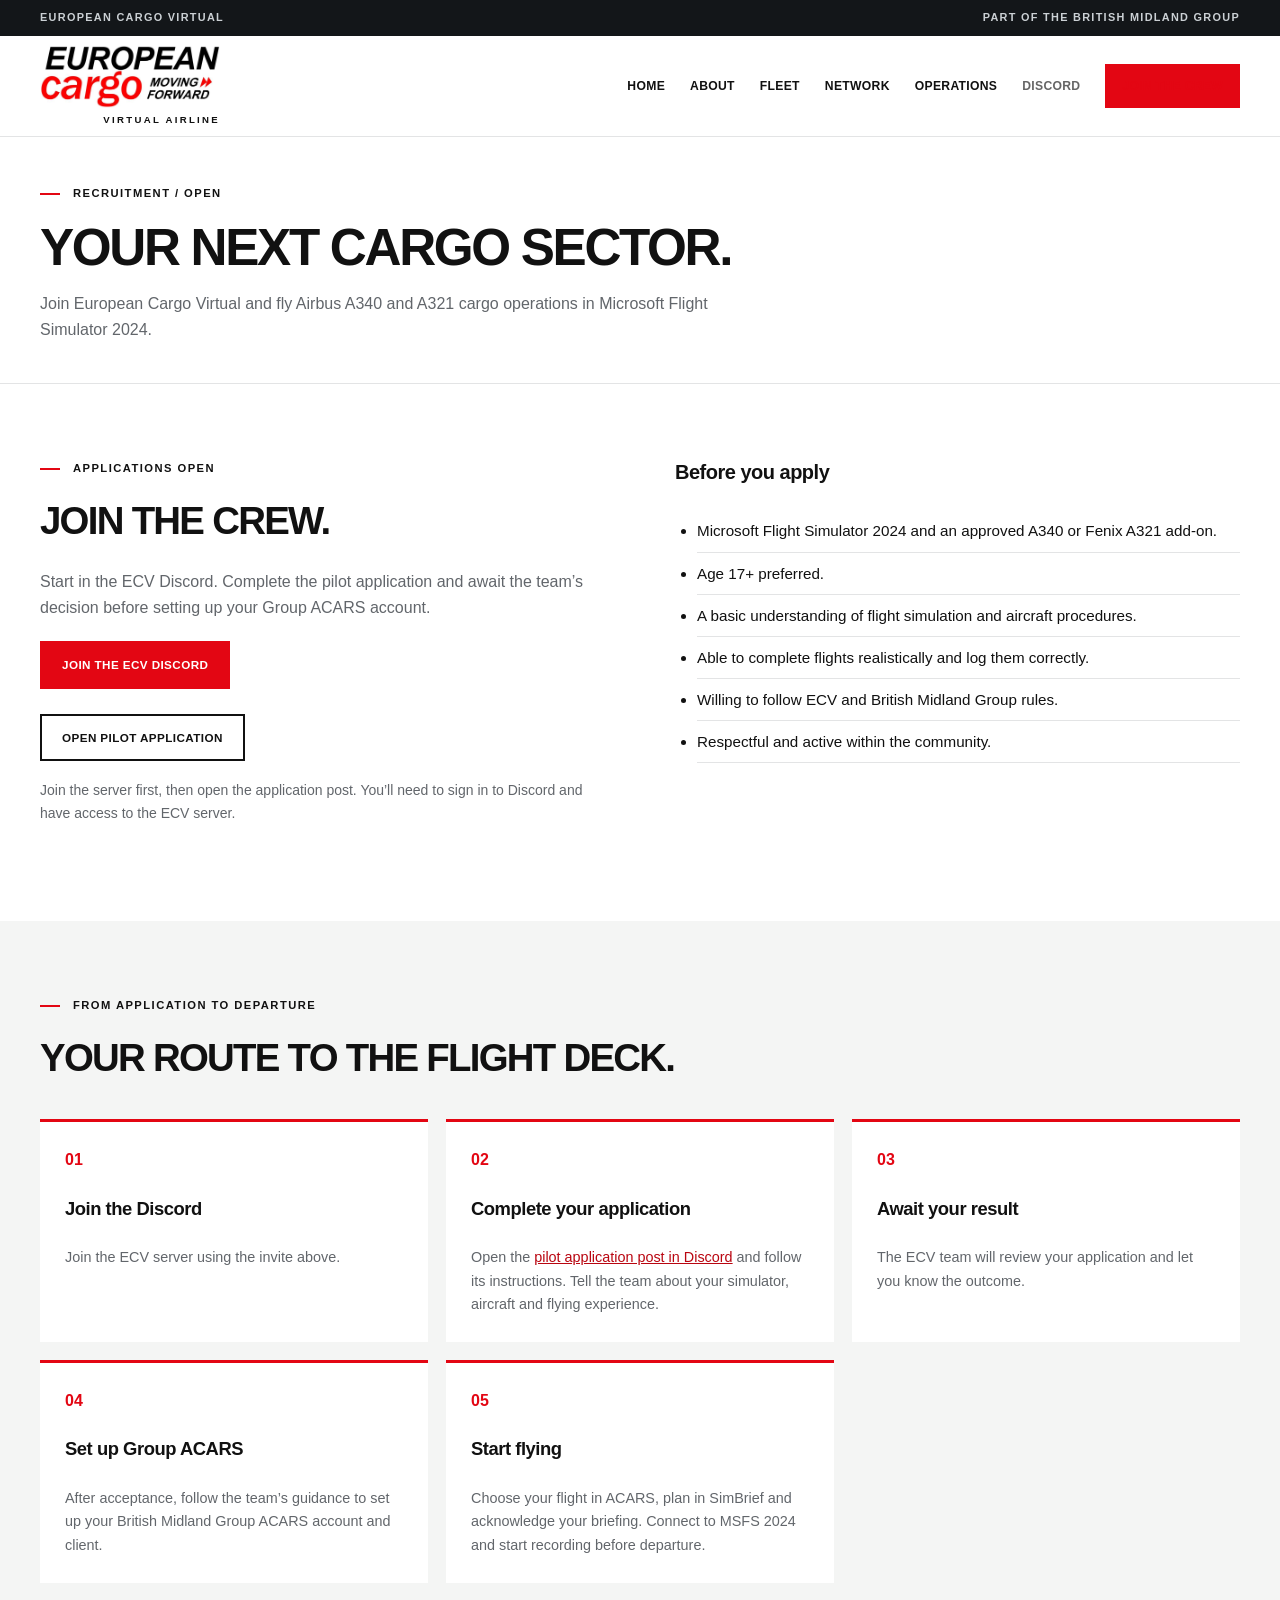
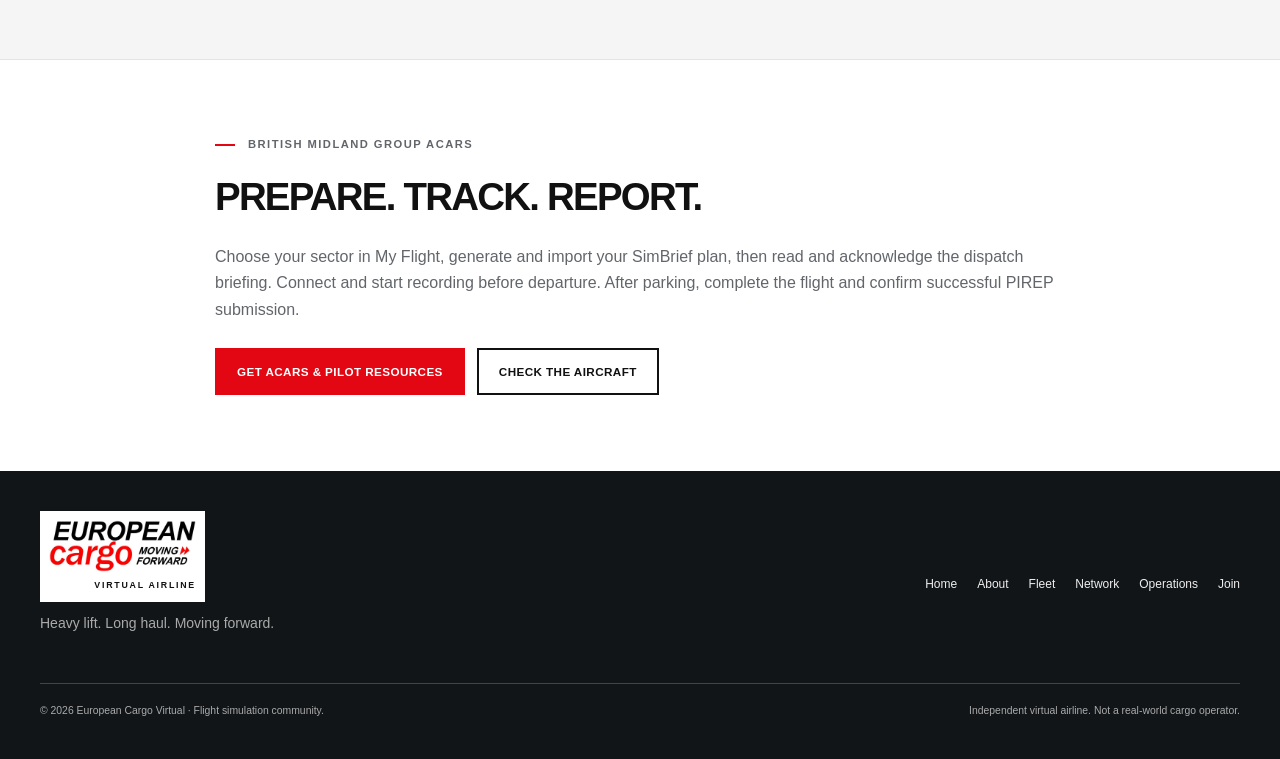
<file: join.html>
<!doctype html>
<html lang="en"><head><meta charset="utf-8"><meta name="viewport" content="width=device-width, initial-scale=1"><meta name="theme-color" content="#E30613"><meta name="description" content="Join at European Cargo Virtual. Explore our cargo flight simulation community."><title>Join | European Cargo Virtual</title><link rel="stylesheet" href="assets/css/main.css?v=2.0"><script src="assets/js/main.js?v=2.0" defer></script><link rel="stylesheet" href="assets/css/operator.css?v=2.3"><link rel="icon" href="favicon.ico?v=2" sizes="any">
<link rel="icon" type="image/png" sizes="32x32" href="favicon-32x32.png?v=2">
<link rel="icon" type="image/png" sizes="16x16" href="favicon-16x16.png?v=2">
<link rel="apple-touch-icon" sizes="180x180" href="apple-touch-icon.png?v=2">
<link rel="manifest" href="site.webmanifest">
</head><body><a class="skip-link" href="#main">Skip to content</a><div class="group-bar"><div class="container"><span>EUROPEAN CARGO VIRTUAL</span><a href="https://britishmidlandvirtual.co.uk/">PART OF THE BRITISH MIDLAND GROUP</a></div></div><header class="site-header"><div class="container header-inner"><a class="brand" href="index.html" aria-label="European Cargo Virtual home"><img src="assets/images/logo.jpg" width="800" height="281" alt="European Cargo — Moving Forward"><span>VIRTUAL AIRLINE</span></a><button class="menu-toggle" type="button" aria-expanded="false" aria-controls="main-nav">Menu <span aria-hidden="true">☰</span></button><nav id="main-nav" aria-label="Main navigation"><ul><li><a href="index.html">Home</a></li><li><a href="about.html">About</a></li><li><a href="fleet.html">Fleet</a></li><li><a href="network.html">Network</a></li><li><a href="operations.html">Operations</a></li><li><a class="discord-nav" href="https://discord.gg/XrmaPKMmn" target="_blank" rel="noopener noreferrer">Discord</a></li><li><a class="join-nav" href="join.html" aria-current="page">Join the crew</a></li></ul></nav></div></header><main id="main" class="inner-page"><section class="page-hero night-ramp"><div class="container"><p class="eyebrow">Recruitment / Open</p><h1>YOUR NEXT CARGO SECTOR.</h1><p>Join European Cargo Virtual and fly Airbus A340 and A321 cargo operations in Microsoft Flight Simulator 2024.</p></div></section><section class="section container intro"><div><p class="eyebrow">Applications open</p><h2>JOIN THE CREW.</h2><p>Start in the ECV Discord. Complete the pilot application and await the team’s decision before setting up your Group ACARS account.</p><a class="button" href="https://discord.gg/XrmaPKMmn" target="_blank" rel="noopener noreferrer">Join the ECV Discord</a><div class="actions"><a class="button secondary" href="https://discord.com/channels/1539551398868426874/1539668571632836648/1542122961115422731" target="_blank" rel="noopener noreferrer">Open pilot application</a></div><p class="small" style="margin-top:18px">Join the server first, then open the application post. You’ll need to sign in to Discord and have access to the ECV server.</p></div><div><h3>Before you apply</h3><ul class="requirements"><li>Microsoft Flight Simulator 2024 and an approved A340 or Fenix A321 add-on.</li><li>Age 17+ preferred.</li><li>A basic understanding of flight simulation and aircraft procedures.</li><li>Able to complete flights realistically and log them correctly.</li><li>Willing to follow ECV and British Midland Group rules.</li><li>Respectful and active within the community.</li></ul></div></section><section class="section muted"><div class="container"><p class="eyebrow">From application to departure</p><h2>YOUR ROUTE TO THE FLIGHT DECK.</h2><ol class="join-steps"><li><h3>Join the Discord</h3><p>Join the ECV server using the invite above.</p></li><li><h3>Complete your application</h3><p>Open the <a class="inline-link" href="https://discord.com/channels/1539551398868426874/1539668571632836648/1542122961115422731" target="_blank" rel="noopener noreferrer">pilot application post in Discord</a> and follow its instructions. Tell the team about your simulator, aircraft and flying experience.</p></li><li><h3>Await your result</h3><p>The ECV team will review your application and let you know the outcome.</p></li><li><h3>Set up Group ACARS</h3><p>After acceptance, follow the team’s guidance to set up your British Midland Group ACARS account and client.</p></li><li><h3>Start flying</h3><p>Choose your flight in ACARS, plan in SimBrief and acknowledge your briefing. Connect to MSFS 2024 and start recording before departure.</p></li></ol></div></section><section class="section container narrow"><p class="eyebrow">British Midland Group ACARS</p><h2>PREPARE. TRACK. REPORT.</h2><p>Choose your sector in My Flight, generate and import your SimBrief plan, then read and acknowledge the dispatch briefing. Connect and start recording before departure. After parking, complete the flight and confirm successful PIREP submission.</p><div class="actions"><a class="button" href="operations.html#pilot-resources">Get ACARS & pilot resources</a><a class="button secondary" href="fleet.html">Check the aircraft</a></div></section></main><footer><div class="container footer-main"><div><a class="footer-brand" href="index.html"><img src="assets/images/logo.jpg" width="800" height="281" alt="European Cargo — Moving Forward"><span>VIRTUAL AIRLINE</span></a><p>Heavy lift. Long haul. Moving forward.</p></div><nav aria-label="Footer navigation"><ul><li><a href="index.html">Home</a></li><li><a href="about.html">About</a></li><li><a href="fleet.html">Fleet</a></li><li><a href="network.html">Network</a></li><li><a href="operations.html">Operations</a></li><li><a href="join.html" aria-current="page">Join</a></li></ul></nav></div><div class="container footer-bottom"><p>© <span data-year>2026</span> European Cargo Virtual · Flight simulation community.</p><p>Independent virtual airline. Not a real-world cargo operator.</p></div></footer></body></html>
</file>
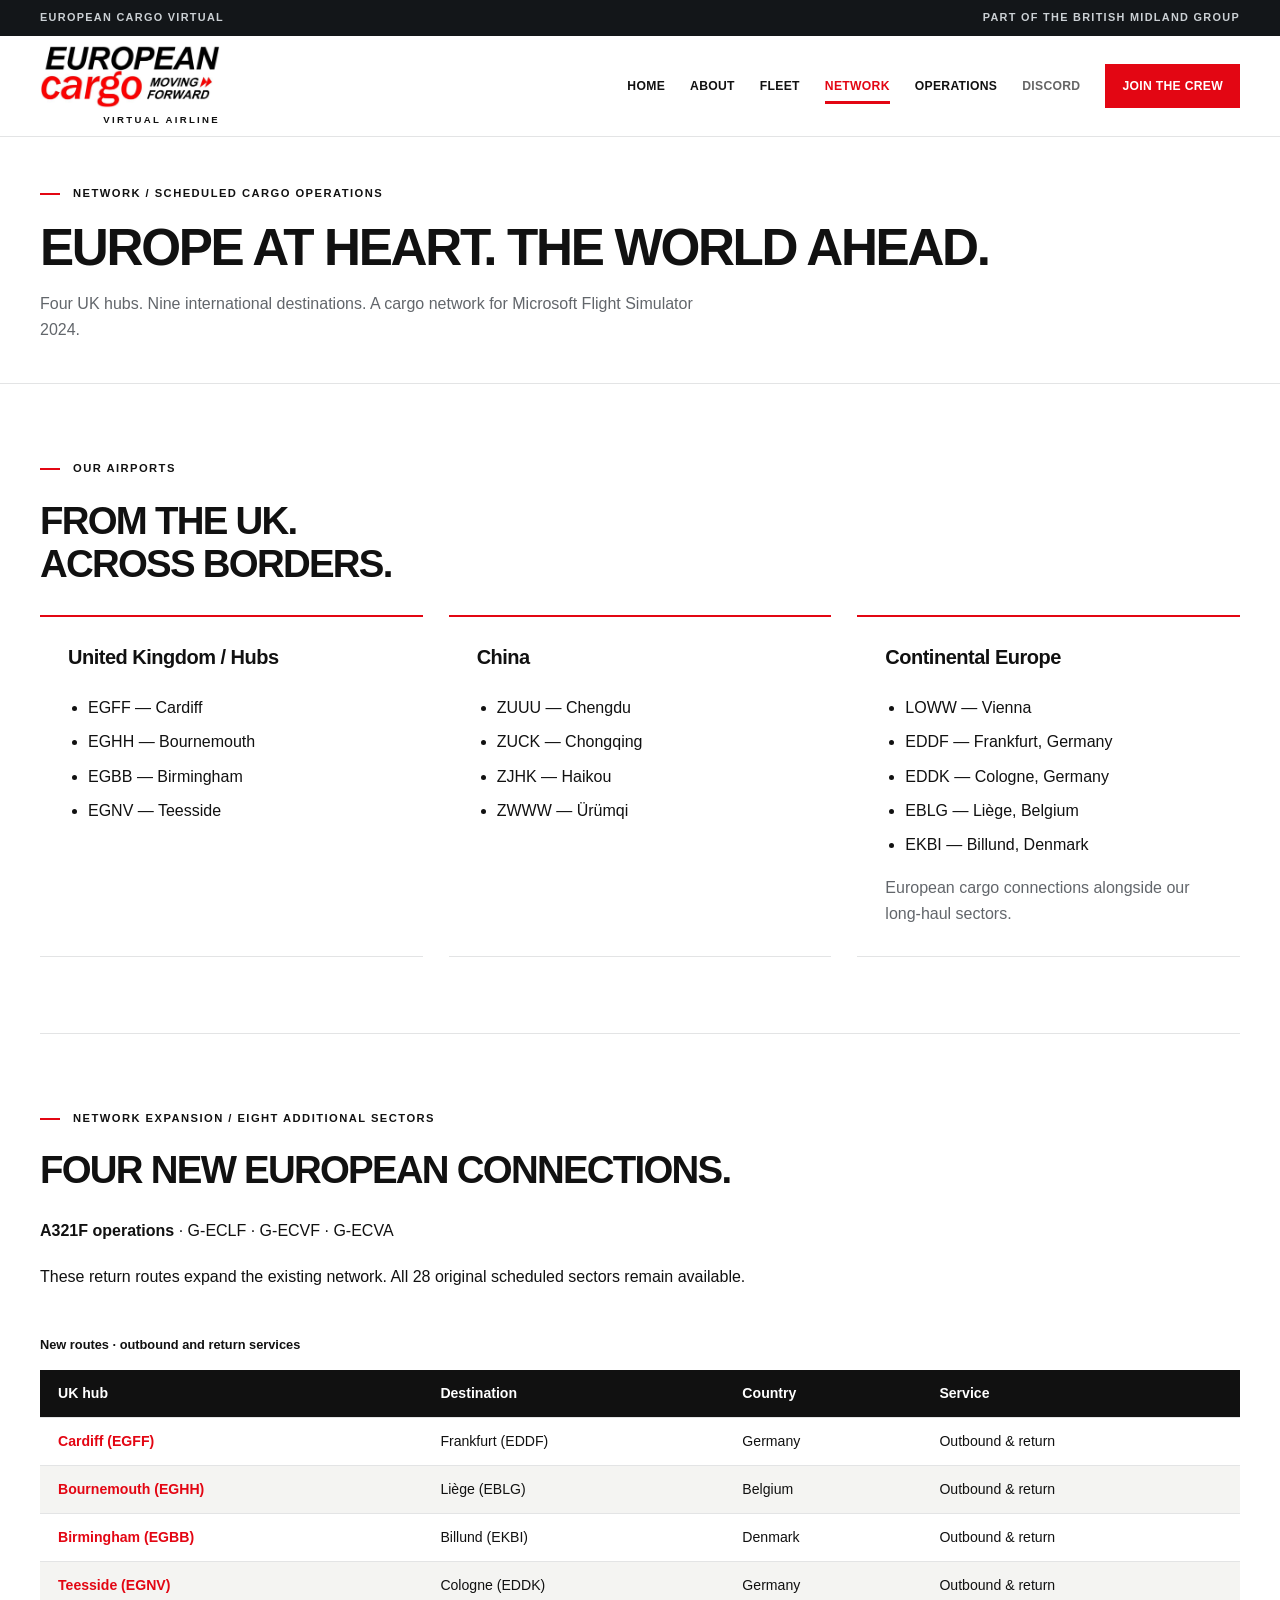
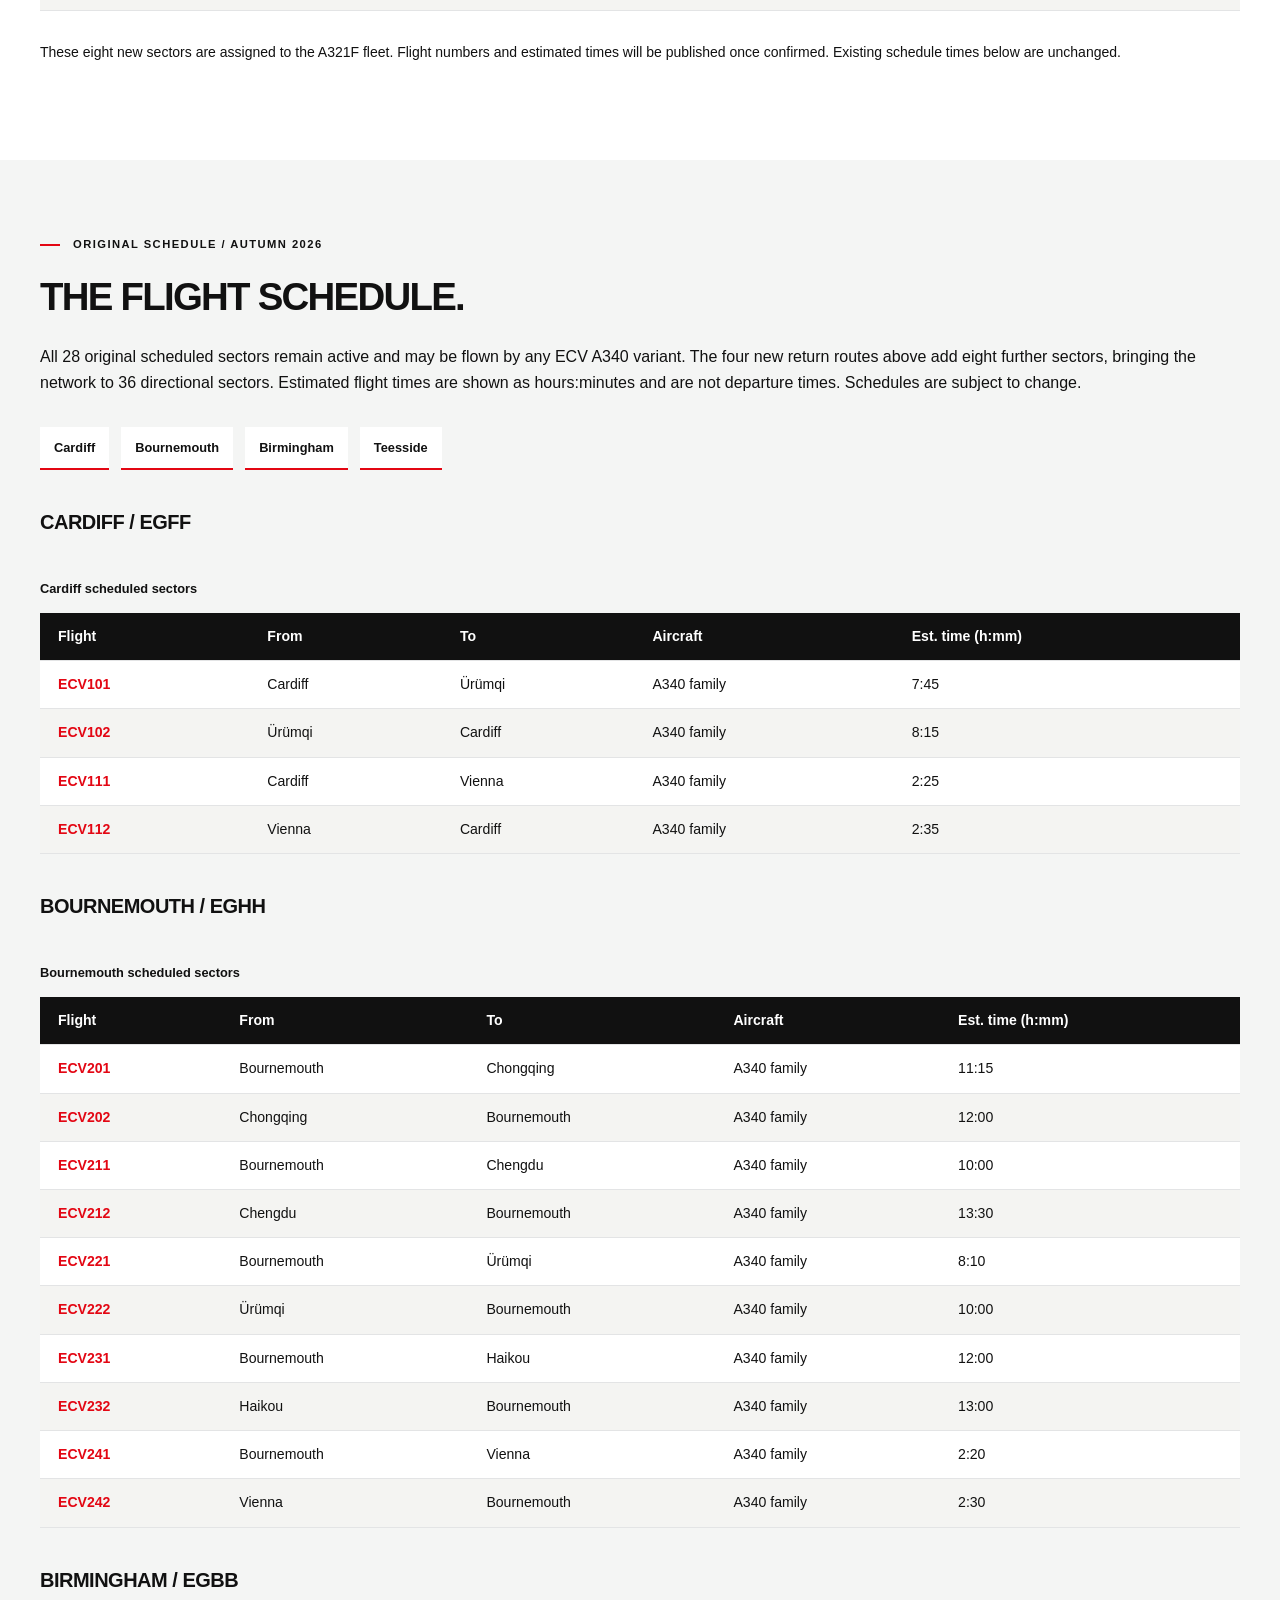
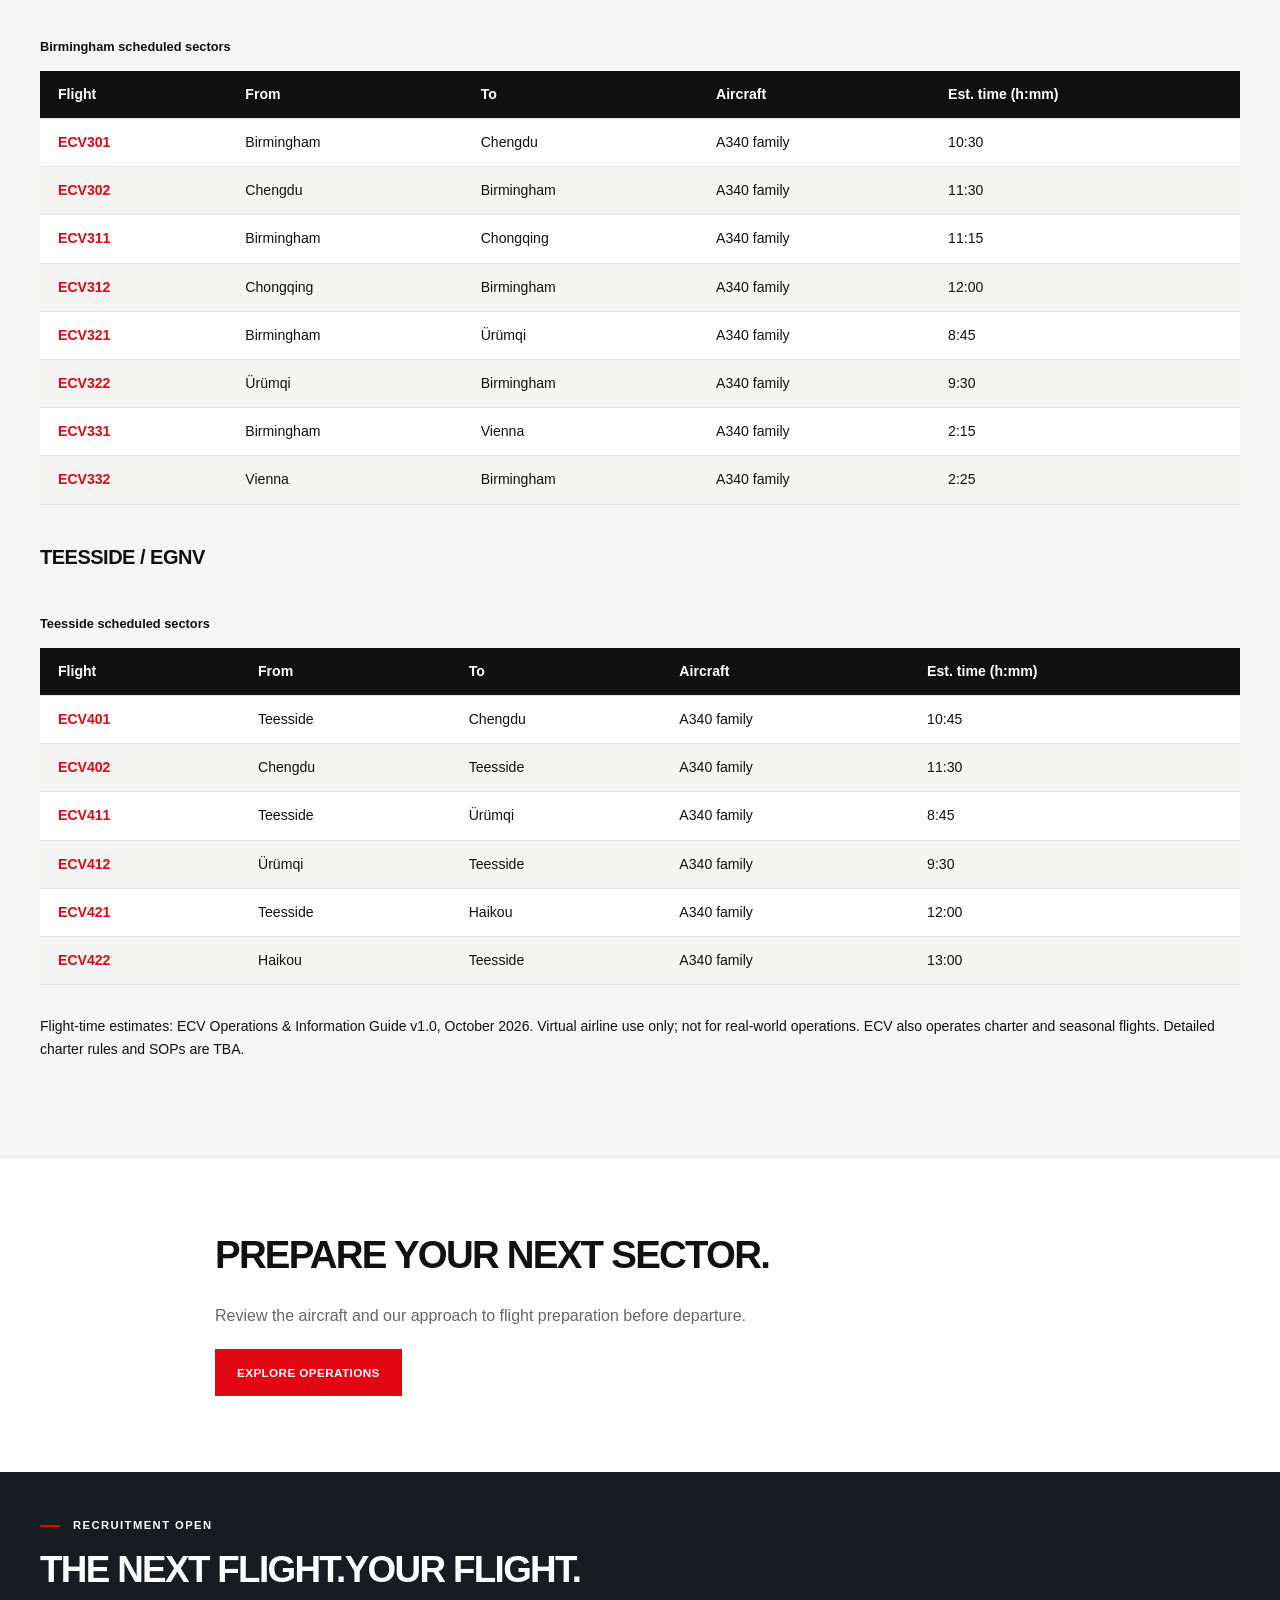
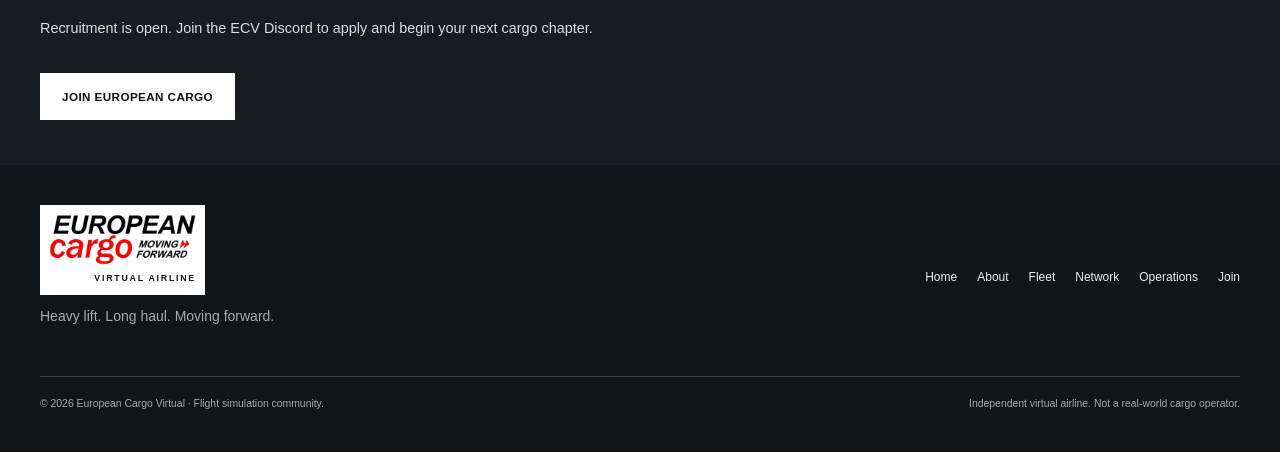
<file: network.html>
<!doctype html>
<html lang="en"><head><meta charset="utf-8"><meta name="viewport" content="width=device-width, initial-scale=1"><meta name="theme-color" content="#E30613"><meta name="description" content="Network at European Cargo Virtual. Explore our cargo flight simulation community."><title>Network | European Cargo Virtual</title><link rel="stylesheet" href="assets/css/main.css?v=2.0"><script src="assets/js/main.js?v=2.0" defer></script><link rel="stylesheet" href="assets/css/operator.css?v=2.3"><link rel="icon" href="favicon.ico?v=2" sizes="any">
<link rel="icon" type="image/png" sizes="32x32" href="favicon-32x32.png?v=2">
<link rel="icon" type="image/png" sizes="16x16" href="favicon-16x16.png?v=2">
<link rel="apple-touch-icon" sizes="180x180" href="apple-touch-icon.png?v=2">
<link rel="manifest" href="site.webmanifest">
</head><body><a class="skip-link" href="#main">Skip to content</a><div class="group-bar"><div class="container"><span>EUROPEAN CARGO VIRTUAL</span><a href="https://britishmidlandvirtual.co.uk/">PART OF THE BRITISH MIDLAND GROUP</a></div></div><header class="site-header"><div class="container header-inner"><a class="brand" href="index.html" aria-label="European Cargo Virtual home"><img src="assets/images/logo.jpg" width="800" height="281" alt="European Cargo — Moving Forward"><span>VIRTUAL AIRLINE</span></a><button class="menu-toggle" type="button" aria-expanded="false" aria-controls="main-nav">Menu <span aria-hidden="true">☰</span></button><nav id="main-nav" aria-label="Main navigation"><ul><li><a href="index.html">Home</a></li><li><a href="about.html">About</a></li><li><a href="fleet.html">Fleet</a></li><li><a href="network.html" aria-current="page">Network</a></li><li><a href="operations.html">Operations</a></li><li><a class="discord-nav" href="https://discord.gg/XrmaPKMmn" target="_blank" rel="noopener noreferrer">Discord</a></li><li><a class="join-nav" href="join.html">Join the crew</a></li></ul></nav></div></header><main id="main" class="inner-page"><section class="page-hero pushback"><div class="container"><p class="eyebrow">Network / Scheduled cargo operations</p><h1>EUROPE AT HEART. THE WORLD AHEAD.</h1><p>Four UK hubs. Nine international destinations. A cargo network for Microsoft Flight Simulator 2024.</p></div></section><section class="section container"><p class="eyebrow">Our airports</p><h2>FROM THE UK.<br>ACROSS BORDERS.</h2><div class="cards"><article class="card"><h3>United Kingdom / Hubs</h3><ul><li>EGFF — Cardiff</li><li>EGHH — Bournemouth</li><li>EGBB — Birmingham</li><li>EGNV — Teesside</li></ul></article><article class="card"><h3>China</h3><ul><li>ZUUU — Chengdu</li><li>ZUCK — Chongqing</li><li>ZJHK — Haikou</li><li>ZWWW — Ürümqi</li></ul></article><article class="card"><h3>Continental Europe</h3><ul><li>LOWW — Vienna</li><li>EDDF — Frankfurt, Germany</li><li>EDDK — Cologne, Germany</li><li>EBLG — Liège, Belgium</li><li>EKBI — Billund, Denmark</li></ul><p>European cargo connections alongside our long-haul sectors.</p></article></div></section><section class="section container" id="network-additions"><p class="eyebrow">Network expansion / Eight additional sectors</p><h2>FOUR NEW EUROPEAN CONNECTIONS.</h2><p><strong>A321F operations</strong> · G-ECLF · G-ECVF · G-ECVA</p><p>These return routes expand the existing network. All 28 original scheduled sectors remain available.</p><div class="table-scroll" role="region" aria-label="New European routes" tabindex="0"><table><caption>New routes · outbound and return services</caption><thead><tr><th scope="col">UK hub</th><th scope="col">Destination</th><th scope="col">Country</th><th scope="col">Service</th></tr></thead><tbody><tr><th scope="row">Cardiff (EGFF)</th><td>Frankfurt (EDDF)</td><td>Germany</td><td>Outbound & return</td></tr><tr><th scope="row">Bournemouth (EGHH)</th><td>Liège (EBLG)</td><td>Belgium</td><td>Outbound & return</td></tr><tr><th scope="row">Birmingham (EGBB)</th><td>Billund (EKBI)</td><td>Denmark</td><td>Outbound & return</td></tr><tr><th scope="row">Teesside (EGNV)</th><td>Cologne (EDDK)</td><td>Germany</td><td>Outbound & return</td></tr></tbody></table></div><p class="small">These eight new sectors are assigned to the A321F fleet. Flight numbers and estimated times will be published once confirmed. Existing schedule times below are unchanged.</p></section><section class="section muted"><div class="container"><p class="eyebrow">Original schedule / Autumn 2026</p><h2>THE FLIGHT SCHEDULE.</h2><p>All 28 original scheduled sectors remain active and may be flown by any ECV A340 variant. The four new return routes above add eight further sectors, bringing the network to 36 directional sectors. Estimated flight times are shown as hours:minutes and are not departure times. Schedules are subject to change.</p><nav class="schedule-nav" aria-label="Schedule hubs"><a href="#egff">Cardiff</a><a href="#eghh">Bournemouth</a><a href="#egbb">Birmingham</a><a href="#egnv">Teesside</a></nav><section class="hub-schedule" id="egff"><h3>CARDIFF / EGFF</h3><div class="table-scroll" role="region" aria-label="Cardiff scheduled sectors" tabindex="0"><table><caption>Cardiff scheduled sectors</caption><thead><tr><th scope="col">Flight</th><th scope="col">From</th><th scope="col">To</th><th scope="col">Aircraft</th><th scope="col">Est. time (h:mm)</th></tr></thead><tbody><tr><th scope="row">ECV101</th><td>Cardiff</td><td>Ürümqi</td><td>A340 family</td><td>7:45</td></tr><tr><th scope="row">ECV102</th><td>Ürümqi</td><td>Cardiff</td><td>A340 family</td><td>8:15</td></tr><tr><th scope="row">ECV111</th><td>Cardiff</td><td>Vienna</td><td>A340 family</td><td>2:25</td></tr><tr><th scope="row">ECV112</th><td>Vienna</td><td>Cardiff</td><td>A340 family</td><td>2:35</td></tr></tbody></table></div></section><section class="hub-schedule" id="eghh"><h3>BOURNEMOUTH / EGHH</h3><div class="table-scroll" role="region" aria-label="Bournemouth scheduled sectors" tabindex="0"><table><caption>Bournemouth scheduled sectors</caption><thead><tr><th scope="col">Flight</th><th scope="col">From</th><th scope="col">To</th><th scope="col">Aircraft</th><th scope="col">Est. time (h:mm)</th></tr></thead><tbody><tr><th scope="row">ECV201</th><td>Bournemouth</td><td>Chongqing</td><td>A340 family</td><td>11:15</td></tr><tr><th scope="row">ECV202</th><td>Chongqing</td><td>Bournemouth</td><td>A340 family</td><td>12:00</td></tr><tr><th scope="row">ECV211</th><td>Bournemouth</td><td>Chengdu</td><td>A340 family</td><td>10:00</td></tr><tr><th scope="row">ECV212</th><td>Chengdu</td><td>Bournemouth</td><td>A340 family</td><td>13:30</td></tr><tr><th scope="row">ECV221</th><td>Bournemouth</td><td>Ürümqi</td><td>A340 family</td><td>8:10</td></tr><tr><th scope="row">ECV222</th><td>Ürümqi</td><td>Bournemouth</td><td>A340 family</td><td>10:00</td></tr><tr><th scope="row">ECV231</th><td>Bournemouth</td><td>Haikou</td><td>A340 family</td><td>12:00</td></tr><tr><th scope="row">ECV232</th><td>Haikou</td><td>Bournemouth</td><td>A340 family</td><td>13:00</td></tr><tr><th scope="row">ECV241</th><td>Bournemouth</td><td>Vienna</td><td>A340 family</td><td>2:20</td></tr><tr><th scope="row">ECV242</th><td>Vienna</td><td>Bournemouth</td><td>A340 family</td><td>2:30</td></tr></tbody></table></div></section><section class="hub-schedule" id="egbb"><h3>BIRMINGHAM / EGBB</h3><div class="table-scroll" role="region" aria-label="Birmingham scheduled sectors" tabindex="0"><table><caption>Birmingham scheduled sectors</caption><thead><tr><th scope="col">Flight</th><th scope="col">From</th><th scope="col">To</th><th scope="col">Aircraft</th><th scope="col">Est. time (h:mm)</th></tr></thead><tbody><tr><th scope="row">ECV301</th><td>Birmingham</td><td>Chengdu</td><td>A340 family</td><td>10:30</td></tr><tr><th scope="row">ECV302</th><td>Chengdu</td><td>Birmingham</td><td>A340 family</td><td>11:30</td></tr><tr><th scope="row">ECV311</th><td>Birmingham</td><td>Chongqing</td><td>A340 family</td><td>11:15</td></tr><tr><th scope="row">ECV312</th><td>Chongqing</td><td>Birmingham</td><td>A340 family</td><td>12:00</td></tr><tr><th scope="row">ECV321</th><td>Birmingham</td><td>Ürümqi</td><td>A340 family</td><td>8:45</td></tr><tr><th scope="row">ECV322</th><td>Ürümqi</td><td>Birmingham</td><td>A340 family</td><td>9:30</td></tr><tr><th scope="row">ECV331</th><td>Birmingham</td><td>Vienna</td><td>A340 family</td><td>2:15</td></tr><tr><th scope="row">ECV332</th><td>Vienna</td><td>Birmingham</td><td>A340 family</td><td>2:25</td></tr></tbody></table></div></section><section class="hub-schedule" id="egnv"><h3>TEESSIDE / EGNV</h3><div class="table-scroll" role="region" aria-label="Teesside scheduled sectors" tabindex="0"><table><caption>Teesside scheduled sectors</caption><thead><tr><th scope="col">Flight</th><th scope="col">From</th><th scope="col">To</th><th scope="col">Aircraft</th><th scope="col">Est. time (h:mm)</th></tr></thead><tbody><tr><th scope="row">ECV401</th><td>Teesside</td><td>Chengdu</td><td>A340 family</td><td>10:45</td></tr><tr><th scope="row">ECV402</th><td>Chengdu</td><td>Teesside</td><td>A340 family</td><td>11:30</td></tr><tr><th scope="row">ECV411</th><td>Teesside</td><td>Ürümqi</td><td>A340 family</td><td>8:45</td></tr><tr><th scope="row">ECV412</th><td>Ürümqi</td><td>Teesside</td><td>A340 family</td><td>9:30</td></tr><tr><th scope="row">ECV421</th><td>Teesside</td><td>Haikou</td><td>A340 family</td><td>12:00</td></tr><tr><th scope="row">ECV422</th><td>Haikou</td><td>Teesside</td><td>A340 family</td><td>13:00</td></tr></tbody></table></div></section><p class="small">Flight-time estimates: ECV Operations & Information Guide v1.0, October 2026. Virtual airline use only; not for real-world operations. ECV also operates charter and seasonal flights. Detailed charter rules and SOPs are TBA.</p></div></section><section class="section container narrow"><h2>PREPARE YOUR NEXT SECTOR.</h2><p>Review the aircraft and our approach to flight preparation before departure.</p><a class="button" href="operations.html">Explore operations</a></section><section class="recruit compact-recruit"><div class="container"><p class="eyebrow">Recruitment open</p><h2>THE NEXT FLIGHT.<br>YOUR FLIGHT.</h2><p>Recruitment is open. Join the ECV Discord to apply and begin your next cargo chapter.</p><a class="button light" href="join.html">Join European Cargo</a></div></section></main><footer><div class="container footer-main"><div><a class="footer-brand" href="index.html"><img src="assets/images/logo.jpg" width="800" height="281" alt="European Cargo — Moving Forward"><span>VIRTUAL AIRLINE</span></a><p>Heavy lift. Long haul. Moving forward.</p></div><nav aria-label="Footer navigation"><ul><li><a href="index.html">Home</a></li><li><a href="about.html">About</a></li><li><a href="fleet.html">Fleet</a></li><li><a href="network.html" aria-current="page">Network</a></li><li><a href="operations.html">Operations</a></li><li><a href="join.html">Join</a></li></ul></nav></div><div class="container footer-bottom"><p>© <span data-year>2026</span> European Cargo Virtual · Flight simulation community.</p><p>Independent virtual airline. Not a real-world cargo operator.</p></div></footer></body></html>
</file>
<file: assets/css/main.css>
:root{--red:#e30613;--ink:#111;--graphite:#292929;--paper:#f7f7f5;--line:#dededc;--muted:#5d5d5d}*{box-sizing:border-box}html{scroll-behavior:smooth}body{margin:0;background:var(--paper);color:var(--ink);font-family:Arial,Helvetica,sans-serif;font-size:1rem;line-height:1.65}img{display:block;max-width:100%;height:auto}a{color:inherit;text-decoration:none}button,input{font:inherit}a,button,input,summary{-webkit-tap-highlight-color:transparent}a:focus-visible,button:focus-visible,input:focus-visible,summary:focus-visible{outline:3px solid var(--red);outline-offset:6px}.container{width:min(1200px,calc(100% - 80px));margin-inline:auto}.site-header{background:white;border-top:4px solid var(--red);position:relative;z-index:10}.header-inner{display:flex;align-items:center;justify-content:space-between;gap:32px;min-height:114px}.brand{width:232px;flex-shrink:0}.brand img{width:100%}.brand span{display:block;font-size:.75rem;letter-spacing:.3em;text-align:right;line-height:1.4;margin-top:5px;font-weight:700}nav ul{display:flex;gap:28px;list-style:none;margin:0;padding:0}#main-nav a{display:block;font-weight:700;text-transform:uppercase;font-size:.875rem;letter-spacing:.045em;padding:20px 0;position:relative}#main-nav a[aria-current],#main-nav a:hover{color:var(--red)}#main-nav a[aria-current]:after{content:'';position:absolute;bottom:9px;left:0;right:0;height:3px;background:var(--red)}.menu-toggle{display:none}.skip-link{position:absolute;top:-100px;left:20px;background:white;color:var(--ink);padding:10px;z-index:99}.skip-link:focus{top:10px}.hero{min-height:670px;position:relative;color:white;display:flex;align-items:center;background:linear-gradient(90deg,rgba(0,0,0,.79) 0%,rgba(0,0,0,.46) 40%,rgba(0,0,0,.08) 100%),url('../images/stand-side.png') center 52%/cover}.hero-content{padding-block:70px}.eyebrow{text-transform:uppercase;font-size:.875rem;font-weight:700;letter-spacing:.15em;line-height:1.6;margin:0 0 25px;display:flex;align-items:center;gap:13px}.eyebrow:before{content:'';width:28px;height:3px;background:var(--red);flex-shrink:0}h1,h2,h3{font-family:'Arial Narrow',Arial,Helvetica,sans-serif;font-weight:900;line-height:1.04;margin:0 0 26px;letter-spacing:-.045em}h1{font-size:clamp(3rem,6.9vw,6.5rem);font-style:italic}h1 span{color:var(--red)}h2{font-size:clamp(2rem,3.6vw,3.35rem)}h3{font-size:1.5rem;letter-spacing:-.025em;line-height:1.2}p{margin:0 0 20px}.hero-content>p:not(.eyebrow){font-size:1.25rem}.actions{display:flex;gap:14px;flex-wrap:wrap;margin-top:30px}.button{display:inline-flex;align-items:center;justify-content:center;background:var(--red);border:2px solid var(--red);color:white;padding:14px 23px;font-size:.875rem;letter-spacing:.035em;font-weight:700;text-transform:uppercase;min-height:50px;transition:background .2s,border-color .2s}.button:hover{background:#b90510;border-color:#b90510}.button.outline{background:transparent;border-color:white}.button.outline:hover{background:white;color:var(--ink)}.button.secondary{background:transparent;color:var(--ink);border-color:var(--ink)}.button.secondary:hover{background:var(--ink);color:white}.button.text{color:var(--ink);background:none;border:0;border-bottom:2px solid var(--red);padding:9px 0;justify-content:flex-start}.button.text:hover{color:var(--red)}.button.light{background:white;color:var(--ink);border-color:white}.button.light:hover{background:var(--red);border-color:var(--red);color:white}.hero-caption{position:absolute;right:40px;bottom:25px;letter-spacing:.12em;font-size:.75rem;font-weight:700}.ops-strip{background:var(--ink);color:white}.ops-strip .container{display:grid;grid-template-columns:repeat(4,1fr)}.ops-strip span{padding:23px 18px;border-right:1px solid #3b3b3b;font-size:.8rem;font-weight:700;letter-spacing:.09em;text-align:center}.ops-strip span:first-child{color:#ff4b55;border-left:1px solid #3b3b3b}.section{padding-block:100px}.intro{display:grid;grid-template-columns:1fr 1fr;gap:90px}.lead{font-size:1.4rem;line-height:1.55;color:var(--ink)}.intro p:not(.eyebrow),.feature-copy p:not(.eyebrow),.network-preview p:not(.eyebrow){max-width:550px}.intro p:not(.lead):not(.eyebrow),.feature-copy p:not(.eyebrow),.network-preview p:not(.eyebrow){color:var(--muted)}.feature{display:grid;grid-template-columns:1fr 1fr;background:white}.feature-image{min-height:500px;overflow:hidden}.feature-image img{height:100%;width:100%;object-fit:cover}.feature-copy{padding:75px clamp(30px,5vw,90px);align-self:center}.feature.reverse .feature-image{order:2}.feature.reverse .feature-copy{order:1}.network-preview{display:grid;grid-template-columns:1fr 1fr;gap:75px;align-items:center}.network-panel{background:var(--ink);color:white;min-height:330px;padding:45px;position:relative;overflow:hidden;border-bottom:6px solid var(--red)}.route-kicker{font-size:.75rem;font-weight:700;letter-spacing:.13em;color:#ddd}.route-line{display:flex;align-items:center;gap:18px;padding-block:50px 30px}.route-line b{font-size:1.25rem}.track{height:2px;background:var(--red);flex:1;position:relative}.track:before,.track:after{content:'';position:absolute;width:9px;height:9px;background:var(--red);top:-3px}.track:before{left:0}.track:after{right:0}.network-panel p{color:#d0d0d0!important;font-size:1.05rem}.small{font-size:.875rem}.stats{padding:65px 0;background:var(--paper)}.stats .container{display:grid;grid-template-columns:repeat(4,1fr);gap:25px}.stats .container>div{border-left:2px solid var(--red);padding-left:25px}.stats strong{display:block;font-size:2.7rem;line-height:1.2;letter-spacing:-.045em}.stats span{font-size:.875rem;color:var(--muted)}.stats>p{font-size:.8rem;text-align:center;margin:30px 30px 0;color:var(--muted)}.recruit{background:linear-gradient(90deg,rgba(0,0,0,.88),rgba(0,0,0,.52)),url('../images/night-taxi.png') center 55%/cover;color:white;padding:100px 0}.recruit h2{font-size:clamp(2.5rem,4.5vw,4.5rem)}.recruit p:not(.eyebrow){max-width:470px;color:#ddd}.recruit .button{margin-top:12px}footer{background:var(--ink);color:#eee;padding:55px 0 20px}.footer-main{display:flex;justify-content:space-between;gap:40px;padding-bottom:40px}.footer-brand{font-weight:900;font-style:italic;font-size:1.25rem}.footer-brand span{color:#ff4b55;font-style:normal;font-size:.75rem;letter-spacing:.12em}.footer-main p{font-size:.875rem;color:#aaa;margin-top:10px}.footer-main nav ul{gap:20px;flex-wrap:wrap}.footer-main nav a{font-size:.875rem}.footer-main nav a:hover{text-decoration:underline}.footer-bottom{border-top:1px solid #444;padding-top:22px;display:flex;justify-content:space-between;gap:30px;font-size:.75rem;color:#aaa}.page-hero{color:white;min-height:450px;display:flex;align-items:center;background:linear-gradient(90deg,rgba(0,0,0,.82),rgba(0,0,0,.25)),url('../images/stand-side.png') center/cover}.page-hero .container{padding-block:65px}.page-hero h1{font-size:clamp(2.7rem,5vw,5rem)}.page-hero p:not(.eyebrow){max-width:540px;font-size:1.2rem}.page-hero.stand-overhead{background-image:linear-gradient(90deg,rgba(0,0,0,.8),rgba(0,0,0,.2)),url('../images/stand-overhead.png')}.page-hero.pushback{background-image:linear-gradient(90deg,rgba(0,0,0,.8),rgba(0,0,0,.25)),url('../images/pushback.png')}.page-hero.night-ramp{background-image:linear-gradient(90deg,rgba(0,0,0,.8),rgba(0,0,0,.25)),url('../images/night-ramp.png')}.muted{background:#eeefed}.cards{display:grid;grid-template-columns:repeat(3,1fr);gap:26px;margin-top:45px}.card{padding:32px;background:white;border-top:3px solid var(--red)}.number{display:block;font-size:.875rem;letter-spacing:.12em;color:var(--red);font-weight:700;margin-bottom:35px}.card p{margin:0;color:var(--muted)}.narrow{max-width:850px}.narrow p{color:var(--muted)}.specs{margin:30px 0 0;border-top:1px solid var(--line)}.specs>div{display:grid;grid-template-columns:1fr 1.3fr;gap:18px;border-bottom:1px solid var(--line);padding:15px 0}.specs dt{font-weight:700}.specs dd{margin:0;color:var(--muted)}.gallery{display:grid;grid-template-columns:1fr 1fr;gap:32px;margin-top:40px}.gallery figure{margin:0}.gallery img{width:100%;height:310px;object-fit:cover}.gallery figcaption{font-size:.875rem;border-bottom:1px solid #ccc;padding:15px 0;color:var(--muted)}.section-heading{max-width:650px}.accordions{margin-top:35px;border-top:1px solid var(--line)}details{border-bottom:1px solid var(--line);padding:20px 0}summary{cursor:pointer;font-weight:700;padding:4px 0}details p{margin:20px 0 5px}.checklist{border:0;padding:0;margin:30px 0}.checklist legend{font-weight:700;margin-bottom:18px}.checklist label{display:flex;align-items:flex-start;gap:14px;margin:0 0 18px}.checklist input{accent-color:var(--red);width:20px;height:20px;flex-shrink:0;margin-top:4px}.notice{padding:25px;border-left:4px solid var(--red);background:#eaeae7}.notice p{font-size:.9375rem;margin:10px 0 0}.menu-toggle{background:white;border:1px solid var(--line);padding:10px 14px;font-weight:700}.menu-toggle span{margin-left:10px}@media(min-width:1700px){.hero{min-height:760px}}@media(max-width:1100px){nav ul{gap:18px}.brand{width:200px}.intro{gap:45px}.network-preview{gap:40px}.footer-main{flex-direction:column}.hero{min-height:620px}}@media(max-width:900px){.container{width:calc(100% - 48px)}.header-inner{min-height:100px;flex-wrap:wrap;gap:0;padding-block:14px}.brand{width:185px}.menu-toggle{display:block}#main-nav{width:100%;padding-top:16px}#main-nav ul{display:grid;grid-template-columns:repeat(3,1fr);gap:0 25px}#main-nav a{padding:12px 0}#main-nav a[aria-current]:after{bottom:4px}.js #main-nav{display:none}.js #main-nav.is-open{display:block}.hero{min-height:590px}.hero h1{font-size:4.7rem}.hero-content{padding-block:60px}.hero-caption{right:24px;font-size:.65rem}.ops-strip span{padding:18px 10px;font-size:.7rem}.section{padding-block:70px}.intro,.network-preview{grid-template-columns:1fr;gap:30px}.feature{grid-template-columns:1fr}.feature-image{min-height:0;height:420px}.feature-copy{padding:55px 24px}.feature.reverse .feature-image{order:0}.feature.reverse .feature-copy{order:1}.cards{gap:16px}.card{padding:25px}.stats .container{grid-template-columns:repeat(2,1fr);gap:30px}.page-hero{min-height:400px}.gallery img{height:230px}.footer-bottom{flex-direction:column;gap:0}.recruit{padding:75px 0}}@media(max-width:600px){.container{width:calc(100% - 36px)}.hero{background-position:62% center;min-height:620px;background-image:linear-gradient(90deg,rgba(0,0,0,.82),rgba(0,0,0,.42)),url('../images/stand-side.png')}.hero h1{font-size:clamp(2.75rem,12vw,4.5rem)}.eyebrow{font-size:.75rem;letter-spacing:.1em}.hero-content>p:not(.eyebrow){font-size:1.1rem}.hero-caption{left:18px;right:auto}.actions{gap:12px}.button{font-size:.75rem;padding:13px 17px}.ops-strip .container{grid-template-columns:1fr 1fr}.ops-strip span:nth-child(3){border-left:1px solid #3b3b3b}.ops-strip span{font-size:.65rem}.section{padding-block:55px}.lead{font-size:1.2rem}.feature-image{height:300px}.feature-copy{padding:45px 18px}.cards,.gallery{grid-template-columns:1fr}.card{padding:30px}.number{margin-bottom:22px}.network-panel{padding:28px;min-height:280px}.route-line{gap:12px}.route-line b{font-size:1rem}.stats{padding:45px 0}.stats strong{font-size:2.2rem}.stats .container>div{padding-left:15px}.stats span{font-size:.8rem}.page-hero{min-height:390px}.page-hero h1{font-size:clamp(2.5rem,10vw,3.5rem)}.page-hero .container{padding-block:50px}.page-hero p:not(.eyebrow){font-size:1.05rem}.gallery img{height:260px}.footer-main nav ul{display:grid;grid-template-columns:repeat(3,1fr)}.specs>div{grid-template-columns:1fr;gap:3px}.recruit{background-position:60% center}.brand{width:165px}.header-inner{min-height:92px}}@media(prefers-reduced-motion:reduce){html{scroll-behavior:auto}*,*:before,*:after{transition:none!important}}
.footer-brand{display:block;width:230px;background:white;padding:12px}.footer-brand img{width:100%;height:auto}.footer-brand span{display:block;color:#111;text-align:right;font-size:.7rem;letter-spacing:.2em;margin-top:6px}
.table-scroll{overflow-x:auto;margin:30px 0;outline-offset:4px}table{border-collapse:collapse;width:100%;min-width:580px;background:white;text-align:left}caption{text-align:left;font-weight:700;padding:14px 0}th,td{padding:14px 18px;border-bottom:1px solid var(--line)}thead{background:var(--ink);color:white}tbody th{color:var(--red)}tbody tr:nth-child(even){background:#f4f4f2}.hub-schedule{margin-top:55px;scroll-margin-top:25px}.schedule-nav{display:flex;flex-wrap:wrap;gap:12px;margin-top:30px}.schedule-nav a{border-bottom:2px solid var(--red);padding:10px 14px;background:white;font-weight:700}.card ul{padding-left:20px}.card li{margin-bottom:8px}

.requirements{padding-left:22px;margin:0}.requirements li{padding:8px 0;border-bottom:1px solid var(--line)}.join-steps{list-style:none;counter-reset:joining;padding:0;margin:40px 0 0;display:grid;grid-template-columns:repeat(3,1fr);gap:24px}.join-steps li{counter-increment:joining;background:white;padding:30px;border-top:3px solid var(--red)}.join-steps li:before{content:counter(joining,decimal-leading-zero);display:block;color:var(--red);font-weight:700;margin-bottom:24px}.join-steps p{margin:0;color:var(--muted)}.inline-link{color:#b90510;text-decoration:underline}@media(max-width:900px){.join-steps{grid-template-columns:repeat(2,1fr)}}@media(max-width:600px){.join-steps{grid-template-columns:1fr}}
</file>
<file: assets/css/operator.css>
:root{--paper:#fff;--line:#e3e4e5;--muted:#62666b}body{font-family:Arial,Helvetica,sans-serif;background:#fff;line-height:1.65}.container{width:min(1280px,calc(100% - 80px))}.group-bar{background:#131619;color:#cbd0d4;font-size:.68rem;letter-spacing:.12em;font-weight:700}.group-bar .container{display:flex;justify-content:space-between;padding-block:9px;gap:15px}.group-bar a:hover{color:white}.site-header{border-top:0;border-bottom:1px solid var(--line)}.header-inner{min-height:100px;gap:22px}.brand{width:180px}.brand span{font-size:.6rem;letter-spacing:.24em}.brand img{width:100%}#main-nav ul{gap:25px;align-items:center}#main-nav a{font-size:.76rem;letter-spacing:.025em;padding:17px 0}#main-nav .discord-nav{color:#666}#main-nav .join-nav{color:white;background:var(--red);padding:12px 17px}#main-nav .join-nav:hover{background:#b90510}#main-nav .join-nav:after{display:none}h1,h2,h3{font-style:normal;letter-spacing:-.045em}h1{font-size:clamp(3rem,4.8vw,4.8rem);line-height:1.02}h2{font-size:clamp(1.9rem,3vw,2.8rem);line-height:1.1}h3{font-size:1.25rem;letter-spacing:-.025em}.eyebrow{font-size:.7rem;letter-spacing:.13em;margin-bottom:22px}.eyebrow:before{width:20px;height:2px}.button{font-size:.73rem;min-height:46px;padding:12px 20px;letter-spacing:.035em}.actions{gap:12px;margin-top:25px}.section{padding-block:76px}.cargo-hero{padding:54px 0 44px;background:#f4f5f4}.cargo-hero-grid{display:grid;grid-template-columns:1fr 1.1fr;gap:40px;align-items:center}.hero-editorial{padding:16px 0}.hero-editorial h1{font-size:clamp(2.8rem,4.5vw,4.5rem);margin-bottom:24px}.hero-editorial h1 span{color:var(--red)}.hero-deck{font-size:1.4rem;line-height:1.4;font-weight:500;letter-spacing:-.03em;margin-bottom:20px}.hero-description{color:var(--muted);max-width:400px;font-size:.95rem}.hero-aircraft{margin:0;position:relative}.hero-aircraft img{width:100%;height:440px;object-fit:cover;object-position:52% center}.hero-aircraft:before{content:'';position:absolute;top:0;left:0;height:4px;width:60px;background:var(--red)}.hero-aircraft figcaption{display:flex;justify-content:space-between;gap:20px;padding:13px 0 0;font-size:.61rem;font-weight:700;letter-spacing:.1em;color:#555}.flight-facts{border-bottom:1px solid var(--line);background:white}.flight-facts .container{display:grid;grid-template-columns:repeat(4,1fr)}.flight-facts .container>div{padding:28px 25px;border-right:1px solid var(--line);display:flex;flex-direction:column;gap:3px}.flight-facts .container>div:first-child{padding-left:0}.flight-facts strong{font-size:1.6rem;line-height:1.3;letter-spacing:-.04em}.flight-facts span{font-size:.75rem;color:var(--muted)}.editorial-heading{display:grid;grid-template-columns:1.2fr 1fr;align-items:end;gap:65px;margin-bottom:32px}.editorial-heading h2{margin-bottom:0}.editorial-heading>p{margin:0;color:var(--muted);font-size:.95rem;max-width:440px}.network-board{display:grid;grid-template-columns:1fr 1.55fr;border:1px solid var(--line)}.hub-board{padding:30px;background:#f4f5f4}.board-label{display:block;letter-spacing:.1em;font-size:.65rem;font-weight:700;margin-bottom:22px;color:#666}.hub-board>div{display:grid;grid-template-columns:80px 1fr;gap:20px;padding:11px 0;border-top:1px solid #d9dcde;align-items:center}.hub-board b{font-family:Consolas,monospace;font-size:1.25rem;letter-spacing:.03em}.hub-board>div span{font-size:.9rem;color:#555}.connection-board{background:#171b1f;color:white;padding:30px 40px}.connection-board .board-label{color:#9ea7b0}.connection-board h3{font-size:1.8rem;line-height:1.2;margin-bottom:16px}.connection-board>p{font-size:.85rem;color:#b7bec5}.connection-rule{display:flex;align-items:center;gap:13px;margin:30px 0 25px}.connection-rule:before,.connection-rule:after{content:'';height:1px;flex:1;background:#d42b35}.connection-rule i{width:6px;height:6px;background:var(--red);display:block}.connection-rule span{font-size:.65rem;letter-spacing:.12em}.sector-heading{display:flex;justify-content:space-between;align-items:center;margin:32px 0 15px}.sector-heading h3{margin:0;font-size:.95rem}.sector-heading>span{font-size:.61rem;color:var(--muted);letter-spacing:.08em}.sector-grid{display:grid;grid-template-columns:repeat(3,1fr);gap:18px}.sector-card{border:1px solid var(--line);padding:22px;transition:border-color .2s}.sector-card:hover{border-color:var(--red)}.sector-meta,.sector-duration{display:flex;justify-content:space-between;gap:10px}.sector-meta{font-size:.63rem;letter-spacing:.06em;color:#777}.sector-meta>span:first-child{color:var(--red);font-weight:700}.airport-pair{display:flex;align-items:center;gap:20px;margin-top:18px}.airport-pair strong{font-family:Consolas,monospace;font-size:1.7rem;letter-spacing:-.06em}.sector-rule{flex:1;height:1px;background:#bbb}.sector-cities{display:flex;justify-content:space-between;gap:10px;color:#777;font-size:.75rem}.sector-duration{border-top:1px solid var(--line);margin-top:20px;padding-top:14px;font-size:.8rem;font-weight:700}.sector-duration span{font-size:.7rem;color:#777;font-weight:400}.fleet-showcase{background:#f3f4f3;padding:65px 0}.fleet-showcase-grid{display:grid;grid-template-columns:1.2fr 1fr;gap:65px;align-items:center}.fleet-visual{position:relative}.fleet-visual img{width:100%;height:400px;object-fit:cover}.image-tag{position:absolute;bottom:0;left:0;background:#171b1f;color:white;padding:11px 18px;font-size:.6rem;letter-spacing:.1em}.fleet-editorial>p:not(.eyebrow){color:var(--muted);font-size:.94rem}.compact-specs{margin:25px 0;font-size:.8rem}.compact-specs>div{padding:12px 0;border-top:1px solid #d7dadd;display:flex;justify-content:space-between;gap:20px}.compact-specs dt{color:#777}.compact-specs dd{font-weight:700;margin:0;text-align:right}.acars-home{display:grid;grid-template-columns:1fr 1fr;gap:100px;align-items:center}.acars-home>div>p:not(.eyebrow){max-width:420px;color:var(--muted);font-size:.95rem}.workflow-board{border:1px solid var(--line);background:#fafbfa}.board-title{display:flex;justify-content:space-between;padding:17px 23px;background:#171b1f;color:white;font-size:.65rem;font-weight:700;letter-spacing:.08em}.board-title span:last-child{color:#abb1b8}.workflow-board ol{list-style:none;margin:0;padding:0 25px}.workflow-board li{display:flex;gap:25px;padding:23px 0;border-bottom:1px solid var(--line)}.workflow-board li:last-child{border:0}.workflow-board li>span{font-family:Consolas,monospace;font-size:1.1rem;color:var(--red)}.workflow-board h3{font-size:1rem;margin-bottom:6px}.workflow-board p{font-size:.83rem;color:var(--muted);margin:0}.crew-invite{background:#181c20;color:white;padding:55px 0;border-top:4px solid var(--red)}.crew-invite .container{display:grid;grid-template-columns:1.5fr 1fr;gap:50px;align-items:center}.crew-invite h2{font-size:2.3rem;margin-bottom:15px}.crew-invite p:not(.eyebrow){color:#b6bec5;max-width:530px;font-size:.9rem;margin:0}.crew-invite .container>div:last-child{text-align:right}.crew-invite .container>div:last-child p{font-size:.7rem;margin-top:15px}.page-hero{min-height:0;background:none!important;color:var(--ink);border-bottom:1px solid var(--line)}.page-hero .container{padding-block:48px 40px;position:relative}.page-hero h1{font-size:clamp(2.2rem,4vw,3.5rem);line-height:1.07;margin-bottom:15px}.page-hero h1 br{display:none}.page-hero h1 br:after{content:' '}.page-hero p:not(.eyebrow){color:var(--muted);font-size:1rem;max-width:680px;margin-bottom:0}.page-hero .eyebrow{margin-bottom:18px}.inner-page .intro{gap:70px}.inner-page .intro p.lead{font-size:1.18rem}.inner-page .card{border-top:2px solid var(--red);padding:28px;border-bottom:1px solid var(--line)}.inner-page .cards{margin-top:30px}.inner-page .number{margin-bottom:20px}.inner-page .muted{background:#f4f5f4}.inner-page .feature-image{min-height:350px}.inner-page .feature-copy{padding:45px 55px}.inner-page .feature-copy h2{font-size:2.3rem}.inner-page .gallery img{height:270px}.inner-page .section:has(+.section.container){border-bottom:1px solid var(--line)}.compact-recruit{padding:45px 0;background:#181c20}.compact-recruit h2{font-size:2.3rem}.compact-recruit h2 br{display:none}.compact-recruit h2 br:after{content:' '}.compact-recruit p:not(.eyebrow){max-width:650px;font-size:.9rem}.compact-recruit .eyebrow{margin-bottom:15px}.join-steps{gap:18px}.join-steps li{padding:25px}.join-steps li h3{font-size:1.15rem}.join-steps li p{font-size:.9rem}.requirements{font-size:.95rem}.table-scroll table{font-size:.88rem}.table-scroll th,.table-scroll td{padding:12px 18px}.table-scroll caption{font-size:.8rem}.schedule-nav a{font-size:.8rem}.hub-schedule{margin-top:40px}.variant-controls{display:flex;gap:12px;flex-wrap:wrap}.variant-controls button{padding:13px 24px;border:1px solid #ccc;background:white;cursor:pointer;font-weight:700}.variant-controls button[aria-pressed=true]{background:#171b1f;color:white;border-color:#171b1f;border-bottom:3px solid var(--red)}.variant-result{padding:28px;border:1px solid var(--line);margin-top:18px;background:#f6f7f6;max-width:750px}.variant-result p{color:var(--muted);font-size:.95rem}.variant-result>span{font-size:.65rem;font-weight:700;letter-spacing:.1em;color:#777}footer{background:#111518;padding-top:40px}.footer-brand{width:165px;padding:9px}.footer-brand span{font-size:.55rem}.footer-main{align-items:center;padding-bottom:28px}.footer-main nav a{font-size:.75rem}.footer-bottom{font-size:.65rem;padding-top:18px}
@media(max-width:1100px){#main-nav ul{gap:17px}.brand{width:160px}.cargo-hero-grid{gap:25px}.hero-aircraft img{height:400px}.fleet-showcase-grid{gap:35px}.acars-home{gap:50px}.hero-editorial h1{font-size:3.2rem}}
@media(max-width:900px){.container{width:calc(100% - 48px)}.header-inner{min-height:90px;padding-block:12px}.brand{width:165px}#main-nav ul{grid-template-columns:repeat(3,1fr);align-items:center;gap:10px 20px}#main-nav .join-nav{text-align:center}.cargo-hero{padding:35px 0}.cargo-hero-grid{grid-template-columns:1fr 1fr}.hero-editorial h1{font-size:2.6rem}.hero-deck{font-size:1.1rem}.hero-description{font-size:.85rem}.hero-aircraft img{height:400px}.hero-aircraft figcaption{font-size:.5rem}.flight-facts strong{font-size:1.3rem}.flight-facts .container>div{padding:22px 15px}.editorial-heading{gap:35px}.connection-board{padding:30px}.connection-board h3{font-size:1.5rem}.network-board{grid-template-columns:1fr 1.3fr}.sector-card{padding:15px}.airport-pair{gap:12px}.airport-pair strong{font-size:1.35rem}.sector-meta{font-size:.55rem}.fleet-visual img{height:350px}.fleet-showcase-grid{gap:30px}.compact-specs>div{flex-direction:column;gap:3px}.compact-specs dd{text-align:left}.acars-home{gap:35px}.crew-invite .container{gap:25px}.section{padding-block:55px}.inner-page .intro{gap:30px}.page-hero .container{padding-block:35px}.group-bar{font-size:.55rem}.footer-main{align-items:flex-start}.inner-page .feature-copy{padding:40px 24px}}
@media(max-width:600px){.container{width:calc(100% - 36px)}.group-bar .container{padding-block:7px}.group-bar .container>span{display:none}.group-bar a{font-size:.56rem}.header-inner{min-height:86px}.brand{width:150px}.cargo-hero-grid{grid-template-columns:1fr;gap:25px}.cargo-hero{padding:26px 0}.hero-editorial{padding:5px 0}.hero-editorial h1{font-size:clamp(2.1rem,9.5vw,3.4rem)}.hero-deck{font-size:1.15rem}.hero-deck br{display:none}.hero-description{max-width:100%;font-size:.9rem}.hero-aircraft img{height:285px}.hero-aircraft figcaption{font-size:.52rem}.flight-facts .container{grid-template-columns:1fr 1fr}.flight-facts .container>div{padding:20px 10px;border-bottom:1px solid var(--line)}.flight-facts .container>div:nth-child(3){padding-left:0}.flight-facts strong{font-size:1.45rem}.flight-facts span{font-size:.68rem}.editorial-heading{grid-template-columns:1fr;gap:15px}.editorial-heading>p{font-size:.9rem}.network-board{grid-template-columns:1fr}.hub-board{padding:25px}.connection-board{padding:25px}.sector-grid{grid-template-columns:1fr}.sector-card{padding:22px}.sector-meta{font-size:.65rem}.airport-pair strong{font-size:1.8rem}.sector-heading{gap:15px}.sector-heading>span{font-size:.5rem;max-width:110px;text-align:right}.fleet-showcase{padding:40px 0}.fleet-showcase-grid,.acars-home{grid-template-columns:1fr;gap:30px}.fleet-visual img{height:270px}.compact-specs>div{flex-direction:row;gap:20px}.compact-specs dd{text-align:right}.crew-invite .container{grid-template-columns:1fr;gap:25px}.crew-invite .container>div:last-child{text-align:left}.crew-invite h2{font-size:2rem}.crew-invite{padding:40px 0}.inner-page .feature-copy{padding:35px 18px}.inner-page .feature-copy h2{font-size:2rem}.inner-page .gallery img{height:240px}.section{padding-block:45px}.page-hero h1{font-size:2.2rem}.page-hero h1 br{display:block}.page-hero .container{padding-block:30px}.page-hero p:not(.eyebrow){font-size:.9rem}.compact-recruit h2{font-size:1.9rem}.compact-recruit h2 br{display:block}.compact-specs{font-size:.75rem}.footer-main nav ul{gap:14px 24px}.eyebrow{font-size:.62rem}.button{font-size:.68rem}.join-steps{margin-top:25px}}

#pilot-resources .card p{font-size:.9rem}#pilot-resources .button{margin-top:12px}#pilot-resources .small{margin-top:18px}.ecv-live-grid{display:grid;grid-template-columns:minmax(0,2fr) minmax(240px,1fr);gap:24px;margin:25px 0}.ecv-live-grid aside{background:white;padding:25px}.live-heading{display:flex;gap:20px;justify-content:space-between;align-items:center}.live-heading p{font-size:.85rem;margin:0}.live-heading strong{font-size:.85rem}#ecv-map{height:430px;background:#e5e9e9;z-index:0}#ecv-flight-list{display:grid;gap:10px}#ecv-flight-list button{background:#f4f5f4;border:1px solid #ddd;padding:14px;text-align:left;cursor:pointer;display:grid;gap:4px}#ecv-flight-list button[aria-pressed=true]{border-left:4px solid var(--red)}#ecv-flight-list button span{font-size:.9rem}#ecv-flight-list button small{color:#666}.ecv-plane{color:#e30613;font-size:27px;text-shadow:0 0 3px white}.ecv-plane span{display:block;line-height:32px;transform-origin:center}.live-details{display:grid;grid-template-columns:repeat(4,1fr);gap:15px;margin:15px 0 0}.live-details dt{font-size:.75rem;color:#666}.live-details dd{margin:0;font-size:.9rem}#ecv-selected{margin-bottom:20px}#map-status{margin:10px 0 0}#recent-status{font-size:.85rem}@media(max-width:900px){.ecv-live-grid{grid-template-columns:1fr}.live-details{grid-template-columns:1fr 1fr}#main-nav ul{gap:10px 14px}}@media(max-width:600px){#ecv-map{height:330px}.live-heading{align-items:flex-start;flex-direction:column;gap:8px}.live-details{grid-template-columns:1fr}.live-details dd{overflow-wrap:anywhere}.ecv-live-grid aside{padding:20px}}
#pilot-resources .card .button{display:flex;width:fit-content;margin-top:16px}#pilot-resources .card strong{overflow-wrap:anywhere}
.flight-facts .container>div:nth-child(3) strong{font-size:1.25rem}
</file>
